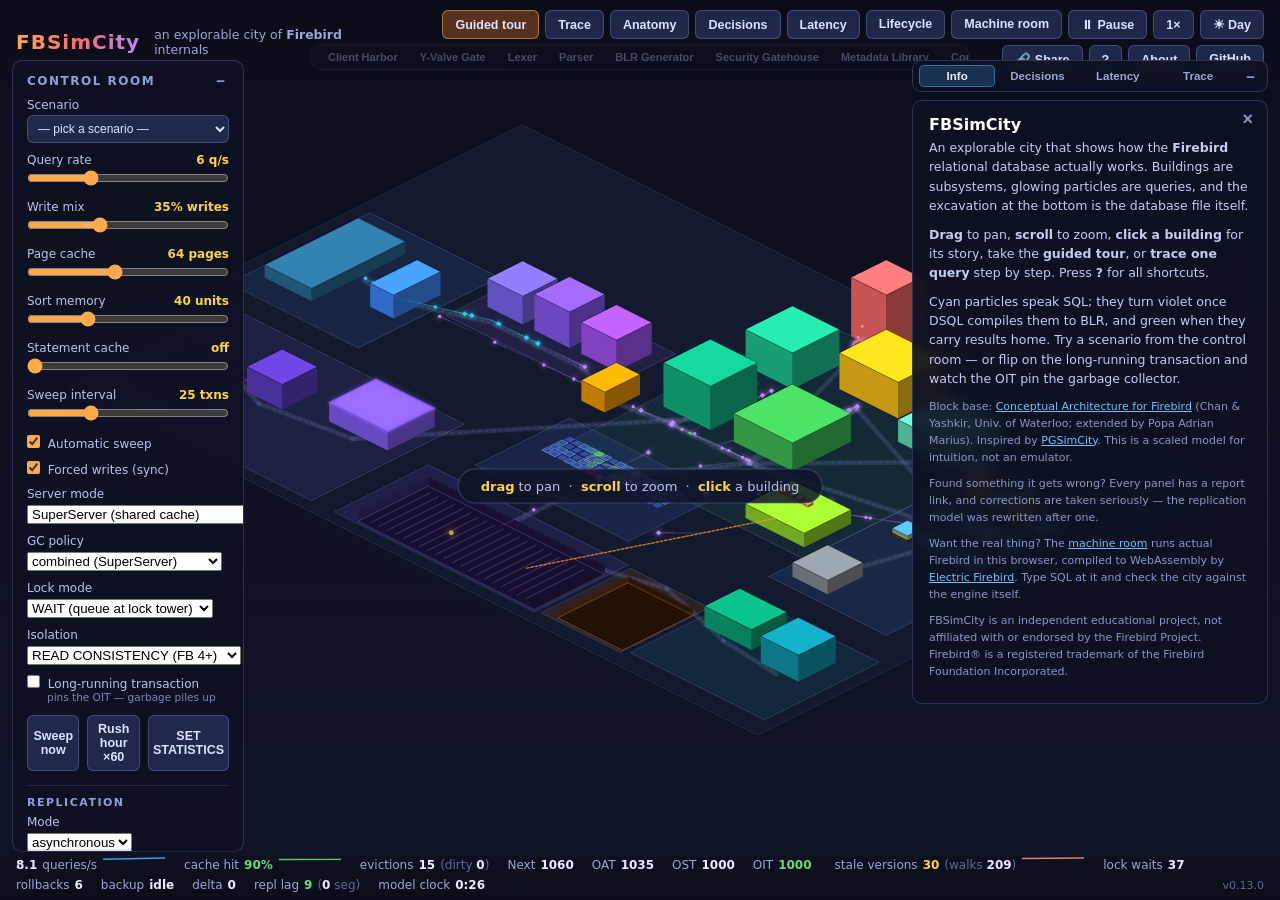
<file: index.html>
<!DOCTYPE html>
<html lang="en">
<head>
<meta charset="utf-8">
<meta name="viewport" content="width=device-width, initial-scale=1">
<title>FBSimCity — an explorable city of Firebird internals</title>
<meta name="description" content="An explorable isometric city that shows how the Firebird relational database actually works: Y-valve, DSQL, JRD, MVCC record versions, OIT/OAT, sweep, page cache and careful writes.">
<link rel="icon" href="data:image/svg+xml,<svg xmlns='http://www.w3.org/2000/svg' viewBox='0 0 100 100'><text y='.9em' font-size='90'>🔥</text></svg>">
<link rel="stylesheet" href="css/style.css">
</head>
<body>
<canvas id="city"></canvas>

<header id="topbar">
  <h1>FBSimCity</h1>
  <span class="sub">an explorable city of <strong>Firebird</strong> internals</span>
  <nav>
    <button id="btn-tour" class="primary">Guided tour</button>
    <button id="btn-trace" title="Follow one query through every station">Trace</button>
    <button id="btn-anatomy" title="Anatomy of a Firebird data page">Anatomy</button>
    <button id="btn-decide" title="Operator decisions with real consequences">Decisions</button>
    <button id="btn-latency" title="Where a query's time actually goes">Latency</button>
    <a class="ghlink" href="lifecycle.html" title="Accessible text walk of the whole pipeline">Lifecycle</a>
    <a class="ghlink" href="machine/" title="Run SQL against the real Firebird engine and check the city against it">Machine room</a>
    <button id="btn-pause">⏸ Pause</button>
    <button id="btn-speed">1×</button>
    <button id="btn-theme">☀ Day</button>
    <button id="btn-share" title="Copy a shareable link to the current city state">🔗 Share</button>
    <button id="btn-help" title="Keyboard shortcuts">?</button>
    <button id="btn-about">About</button>
    <a class="ghlink" href="https://github.com/mariuz/FBSimCity" target="_blank" rel="noopener">GitHub</a>
  </nav>
</header>

<nav id="district-jump" aria-label="District quick-jump bar"></nav>

<aside id="controls">
  <h2>Control room
    <button id="controls-toggle" aria-label="Collapse panel">−</button>
  </h2>

  <div class="ctl">
    <label for="ctl-scenario">Scenario</label>
    <select id="ctl-scenario">
      <option value="">— pick a scenario —</option>
      <option value="steady">Steady state</option>
      <option value="thrash">Cache thrash</option>
      <option value="stuckoit">Stuck OIT / version bloat</option>
      <option value="locks">Lock contention</option>
      <option value="rush">Rush hour</option>
      <option value="sweepstorm">Sweep storm</option>
      <option value="nightlygbak">Nightly gbak on a busy DB</option>
      <option value="nbackup">nbackup with delta</option>
      <option value="replicalag">Replica falling behind</option>
      <option value="syncstall">Synchronous replica dies</option>
    </select>
  </div>

  <div class="ctl">
    <label for="ctl-rate">Query rate <output id="ctl-rate-val"></output></label>
    <input type="range" id="ctl-rate" min="0" max="20" step="1" value="6">
  </div>

  <div class="ctl">
    <label for="ctl-update">Write mix <output id="ctl-update-val"></output></label>
    <input type="range" id="ctl-update" min="0" max="100" step="5" value="35">
  </div>

  <div class="ctl">
    <label for="ctl-cache">Page cache <output id="ctl-cache-val"></output></label>
    <input type="range" id="ctl-cache" min="16" max="128" step="16" value="64">
  </div>

  <div class="ctl">
    <label for="ctl-tempcache">Sort memory <output id="ctl-tempcache-val"></output></label>
    <input type="range" id="ctl-tempcache" min="8" max="120" step="8" value="40">
  </div>

  <div class="ctl">
    <label for="ctl-stmtcache">Statement cache <output id="ctl-stmtcache-val"></output></label>
    <input type="range" id="ctl-stmtcache" min="0" max="100" step="10" value="0">
  </div>

  <div class="ctl">
    <label for="ctl-sweepint">Sweep interval <output id="ctl-sweepint-val"></output></label>
    <input type="range" id="ctl-sweepint" min="10" max="60" step="5" value="25">
  </div>

  <div class="ctl switch">
    <label><input type="checkbox" id="ctl-sweepon" checked> Automatic sweep</label>
  </div>

  <div class="ctl switch">
    <label><input type="checkbox" id="ctl-forcedwrites" checked> Forced writes (sync)</label>
  </div>

  <div class="ctl">
    <label for="ctl-servermode">Server mode</label>
    <select id="ctl-servermode">
      <option value="super" selected>SuperServer (shared cache)</option>
      <option value="superclassic">SuperClassic (private caches + ASTs)</option>
      <option value="classic">Classic (per-process caches + ASTs)</option>
    </select>
  </div>

  <div class="ctl">
    <label for="ctl-gcpolicy">GC policy</label>
    <select id="ctl-gcpolicy">
      <option value="combined" selected>combined (SuperServer)</option>
      <option value="cooperative">cooperative (Classic / Wasm)</option>
      <option value="background">background thread only</option>
    </select>
  </div>

  <div class="ctl">
    <label for="ctl-lockmode">Lock mode</label>
    <select id="ctl-lockmode">
      <option value="wait" selected>WAIT (queue at lock tower)</option>
      <option value="nowait">NO WAIT (abort on conflict)</option>
    </select>
  </div>

  <div class="ctl">
    <label for="ctl-isolation">Isolation</label>
    <select id="ctl-isolation">
      <option value="read_consistency" selected>READ CONSISTENCY (FB 4+)</option>
      <option value="snapshot">SNAPSHOT (CONCURRENCY)</option>
    </select>
  </div>

  <div class="ctl switch danger">
    <label><input type="checkbox" id="ctl-longtxn"> Long-running transaction
      <span class="hint">pins the OIT — garbage piles up</span></label>
  </div>

  <div class="btnrow">
    <button id="btn-sweep">Sweep now</button>
    <button id="btn-burst">Rush hour ×60</button>
    <button id="btn-setstats" title="Recompute RDB$STATISTICS on all indexes (SET STATISTICS INDEX)">SET STATISTICS</button>
  </div>

  <h2 class="sub-head">Replication</h2>
  <div class="ctl">
    <label for="ctl-replmode">Mode</label>
    <select id="ctl-replmode">
      <option value="off">off</option>
      <option value="async" selected>asynchronous</option>
      <option value="sync">synchronous</option>
    </select>
  </div>
  <div class="ctl">
    <label for="ctl-replhealth">Replica</label>
    <select id="ctl-replhealth">
      <option value="healthy" selected>healthy</option>
      <option value="slow">slow to apply</option>
      <option value="down">unreachable</option>
    </select>
  </div>

  <h2 class="sub-head">Backup yard</h2>
  <div class="btnrow">
    <button id="btn-gbak" title="Logical backup — pins the OIT while it runs">gbak</button>
    <button id="btn-nb0" title="Physical backup, full">nbackup L0</button>
    <button id="btn-nb1" title="Physical backup, changed pages only">L1</button>
  </div>
  <div class="btnrow">
    <button id="btn-lock" title="Freeze the main file; writes divert to the delta">Lock / unlock</button>
    <button id="btn-restore" title="Show the restore chain">Restore chain</button>
  </div>

  <div id="event-log" aria-live="polite"></div>
</aside>

<aside id="inspector-rail" aria-label="Inspector rail">
  <div id="inspector-tabs" role="tablist" aria-label="Inspector views">
    <button type="button" class="insp-tab active" data-tab="info" title="District and subsystem reference">Info</button>
    <button type="button" class="insp-tab" data-tab="decisions" title="Operator decisions">Decisions</button>
    <button type="button" class="insp-tab" data-tab="latency" title="Where the time goes">Latency</button>
    <button type="button" class="insp-tab" data-tab="trace" title="Step-by-step query trace">Trace</button>
    <button type="button" id="inspector-toggle" title="Collapse / expand inspector rail" aria-label="Collapse or expand inspector rail">−</button>
  </div>

  <div id="info-panel" class="hidden">
    <button id="info-close" aria-label="Close">×</button>
    <h2 id="info-title"></h2>
    <span id="info-code" class="code-chip"></span>
    <div id="info-body"></div>
  </div>

  <div id="decide-dock" class="hidden">
    <div class="tour-head">
      <h3 id="decide-title">Operator decisions</h3>
      <button id="decide-close" aria-label="Close">×</button>
    </div>
    <div id="decide-body"></div>
  </div>

  <div id="latency-dock" class="hidden">
    <div class="tour-head">
      <h3>Where the time goes</h3>
      <button id="latency-close" aria-label="Close">×</button>
    </div>
    <div id="latency-body"></div>
  </div>

  <div id="trace-panel" class="hidden">
    <div class="tour-head">
      <h3>Query trace</h3>
      <button id="trace-end" aria-label="End trace">×</button>
    </div>
    <select id="trace-profile" aria-label="Trace query profile">
      <option value="update" selected>UPDATE — cache → lock → VIO → commit</option>
      <option value="select_index">SELECT — B-Tree index lookup</option>
      <option value="select_sort">SELECT — natural scan + Sort Yard</option>
      <option value="deadlock">UPDATE — lock conflict / deadlock abort</option>
    </select>
    <h4 id="trace-stage"></h4>
    <p id="trace-text"></p>
    <div class="tour-nav">
      <button id="trace-inspect" title="Open this station's C++ source notes">Inspect</button>
      <button id="trace-prev" title="Step back to previous station">← Prev</button>
      <button id="trace-auto">Auto play</button>
      <button id="trace-step" class="primary">Next step →</button>
    </div>
  </div>
</aside>

<div id="telemetry-drawer" class="hidden" aria-label="Time-series telemetry drawer">
  <div class="tour-head">
    <h3>Telemetry history (3m window)</h3>
    <span id="telemetry-readout" class="fine">Click any metric below or hover chart to inspect</span>
    <button id="telemetry-close" aria-label="Close telemetry drawer">×</button>
  </div>
  <canvas id="telemetry-canvas" width="760" height="148"></canvas>
</div>

<footer id="stats" aria-live="off">
  <span class="stat" title="Click to toggle 3-minute telemetry drawer"><b id="st-qps"></b> queries/s <canvas id="sp-qps" width="64" height="18"></canvas></span>
  <span class="stat" title="Click to toggle 3-minute telemetry drawer">cache hit <b id="st-hit"></b> <canvas id="sp-hit" width="64" height="18"></canvas></span>
  <span class="stat">evictions <b id="st-evict"></b> <span class="dim">(dirty <b id="st-dirty"></b>)</span></span>
  <span class="stat">Next <b id="st-next"></b></span>
  <span class="stat">OAT <b id="st-oat"></b></span>
  <span class="stat">OST <b id="st-ost"></b></span>
  <span class="stat">OIT <b id="st-oit"></b> <span id="st-pin" class="bad"></span></span>
  <span class="stat" title="Click to toggle 3-minute telemetry drawer">stale versions <b id="st-vers"></b> <span class="dim">(walks <b id="st-bvreads"></b>)</span> <canvas id="sp-vers" width="64" height="18"></canvas></span>
  <span class="stat">lock waits <b id="st-locks"></b></span>
  <span class="stat">rollbacks <b id="st-rb"></b></span>
  <span class="stat">backup <b id="st-backup"></b></span>
  <span class="stat">delta <b id="st-delta"></b></span>
  <span class="stat">repl lag <b id="st-lag"></b> <span class="dim">(<b id="st-segs"></b> seg)</span></span>
  <span class="stat">model clock <b id="st-clock"></b></span>
  <span class="stat version">v0.13.0</span>
</footer>

<div id="whereami" class="hidden" aria-live="polite"></div>
<div id="a11y-live" class="visually-hidden" role="status" aria-live="polite"></div>

<div id="gesture-hint" class="hidden">
  <b>drag</b> to pan &nbsp;·&nbsp; <b>scroll</b> to zoom &nbsp;·&nbsp; <b>click</b> a building
</div>

<div id="tour" class="hidden">
  <div class="tour-head">
    <h3 id="tour-title"></h3>
    <span id="tour-step"></span>
    <button id="tour-close" aria-label="End tour">×</button>
  </div>
  <p id="tour-text"></p>
  <div class="tour-nav">
    <button id="tour-prev">← Back</button>
    <button id="tour-next" class="primary">Next →</button>
  </div>
</div>

<div id="help-overlay" class="overlay hidden">
  <div class="overlay-box">
    <button id="help-close" class="overlay-close" aria-label="Close">×</button>
    <h2>Keyboard &amp; mouse</h2>
    <table class="keys">
      <tr><td><kbd>Tab</kbd> / <kbd>Shift+Tab</kbd></td><td>step through every subsystem in pipeline order</td></tr>
      <tr><td><kbd>Enter</kbd></td><td>reopen the selected subsystem's panel</td></tr>
      <tr><td><kbd>drag</kbd></td><td>pan the city</td></tr>
      <tr><td><kbd>scroll</kbd> / <kbd>pinch</kbd></td><td>zoom</td></tr>
      <tr><td><kbd>click</kbd></td><td>building story</td></tr>
      <tr><td><kbd>←→↑↓</kbd></td><td>pan</td></tr>
      <tr><td><kbd>+</kbd> / <kbd>−</kbd></td><td>zoom in / out</td></tr>
      <tr><td><kbd>space</kbd></td><td>pause / resume the simulation</td></tr>
      <tr><td><kbd>T</kbd></td><td>guided tour</td></tr>
      <tr><td><kbd>G</kbd></td><td>trace one query, step by step</td></tr>
      <tr><td><kbd>P</kbd></td><td>data-page anatomy</td></tr>
      <tr><td><kbd>D</kbd></td><td>day / night theme</td></tr>
      <tr><td><kbd>?</kbd></td><td>this help</td></tr>
      <tr><td><kbd>Esc</kbd></td><td>close overlays</td></tr>
    </table>
  </div>
</div>

<div id="anatomy-overlay" class="overlay hidden">
  <div class="overlay-box wide">
    <button id="anatomy-close" class="overlay-close" aria-label="Close">×</button>
    <h2>Anatomy of a Firebird data page</h2>
    <p class="fine">Every table lives on data pages inside the single database
    file. Record descriptors grow from the top, record data grows from the
    bottom, and free space sits in between — and every record carries its
    transaction of origin plus a pointer to its previous version.</p>
    <div class="anatomy">
      <div class="page-col">
        <div class="pg hdr">page header — type=DATA, flags, checksum/SCN, generation</div>
        <div class="pg hdr2">dpg_sequence · dpg_relation (table id) · dpg_count (records)</div>
        <div class="pg slot">descriptor[0] — offset, length</div>
        <div class="pg slot">descriptor[1] — offset, length</div>
        <div class="pg slot">descriptor[2] — offset, length</div>
        <div class="pg free">free space<br><span>(descriptors grow ↓ · records grow ↑)</span></div>
        <div class="pg rec">
          <span class="rpb">rpb: txn&nbsp;1042 · back&nbsp;version&nbsp;→&nbsp;p118/l3 · flags · format#</span>
          record 2 — RLE-compressed data
        </div>
        <div class="pg rec">
          <span class="rpb">rpb: txn&nbsp;1017 · back&nbsp;version&nbsp;→&nbsp;none · flags · format#</span>
          record 1 — RLE-compressed data
        </div>
        <div class="pg rec">
          <span class="rpb">rpb: txn&nbsp;998 · back&nbsp;version&nbsp;→&nbsp;none · flags · format#</span>
          record 0 — RLE-compressed data
        </div>
      </div>
      <div class="chain-col">
        <h3>The version chain</h3>
        <div class="ver newest">newest version<br><span>txn 1042 — what new snapshots see</span></div>
        <div class="arrow">↓ back pointer (delta)</div>
        <div class="ver">older version<br><span>txn 981 — still visible to older snapshots</span></div>
        <div class="arrow">↓ back pointer (delta)</div>
        <div class="ver oldest">oldest version<br><span>below the OIT — garbage, awaiting GC / sweep</span></div>
        <p class="fine">A reader walks down the chain until it finds the
        version its transaction snapshot is allowed to see. Versions below
        the Oldest Interesting Transaction are demolished by cooperative GC
        or the sweep. Back versions are stored as deltas, usually on the
        same page — this is Firebird's multi-generational architecture, and
        why it needs no rollback segment and no WAL.</p>
      </div>
    </div>
  </div>
</div>

<script src="js/data.js"></script>
<script src="js/camera.js"></script>
<script src="js/sim.js"></script>
<script src="js/render.js"></script>
<script src="js/ui.js"></script>
<script src="js/main.js"></script>
</body>
</html>
</file>
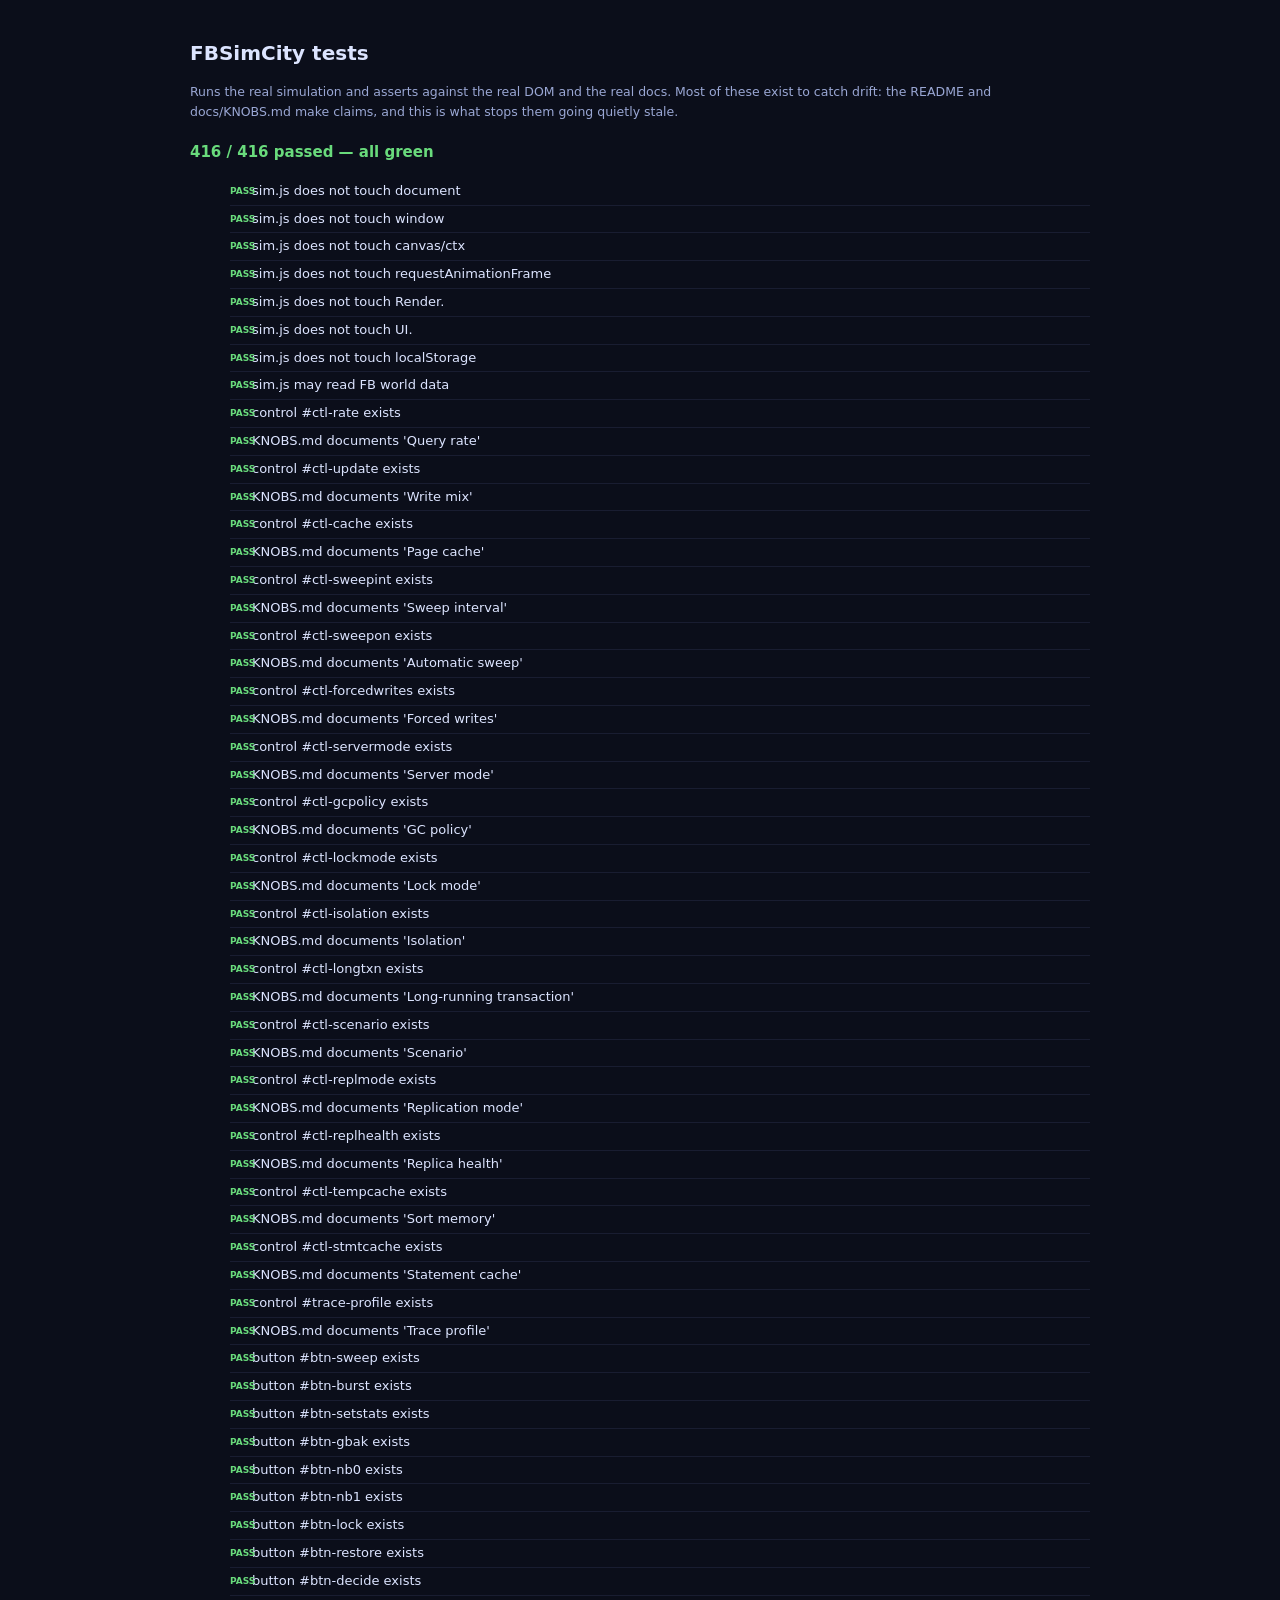
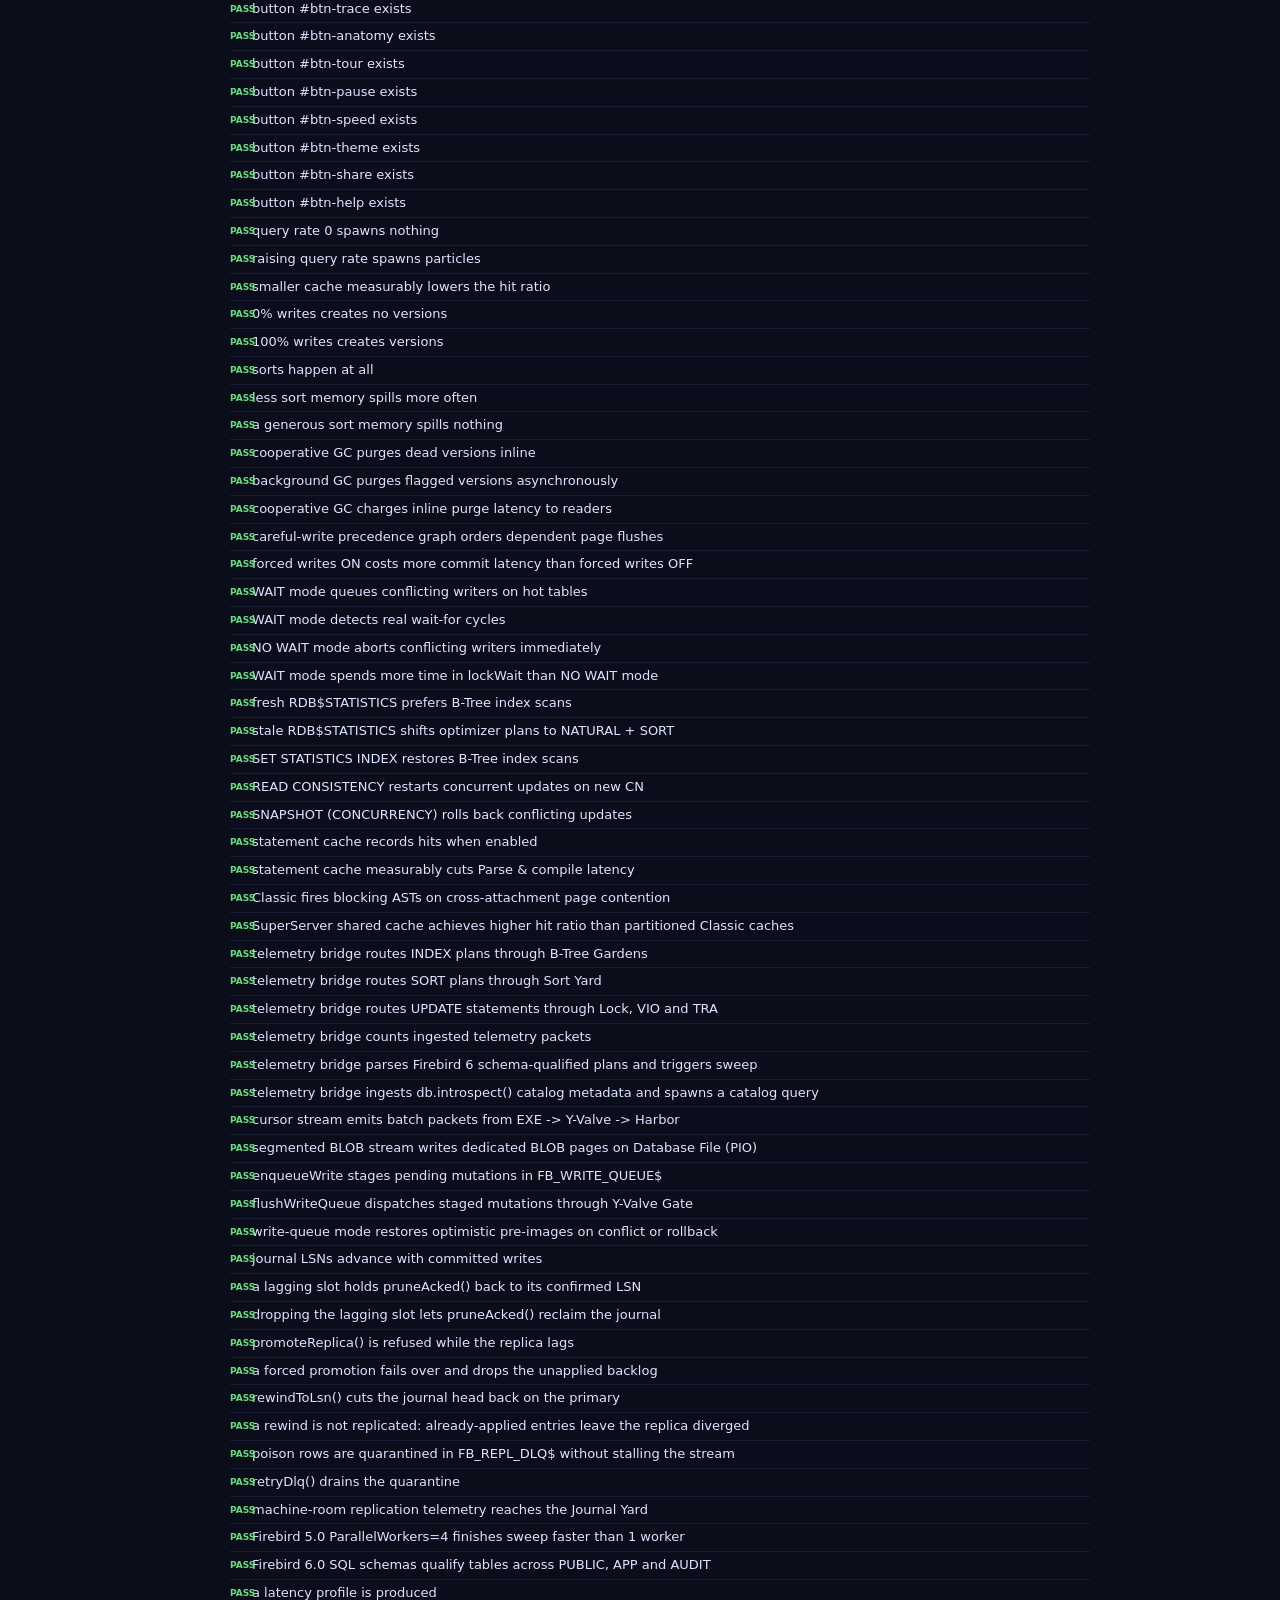
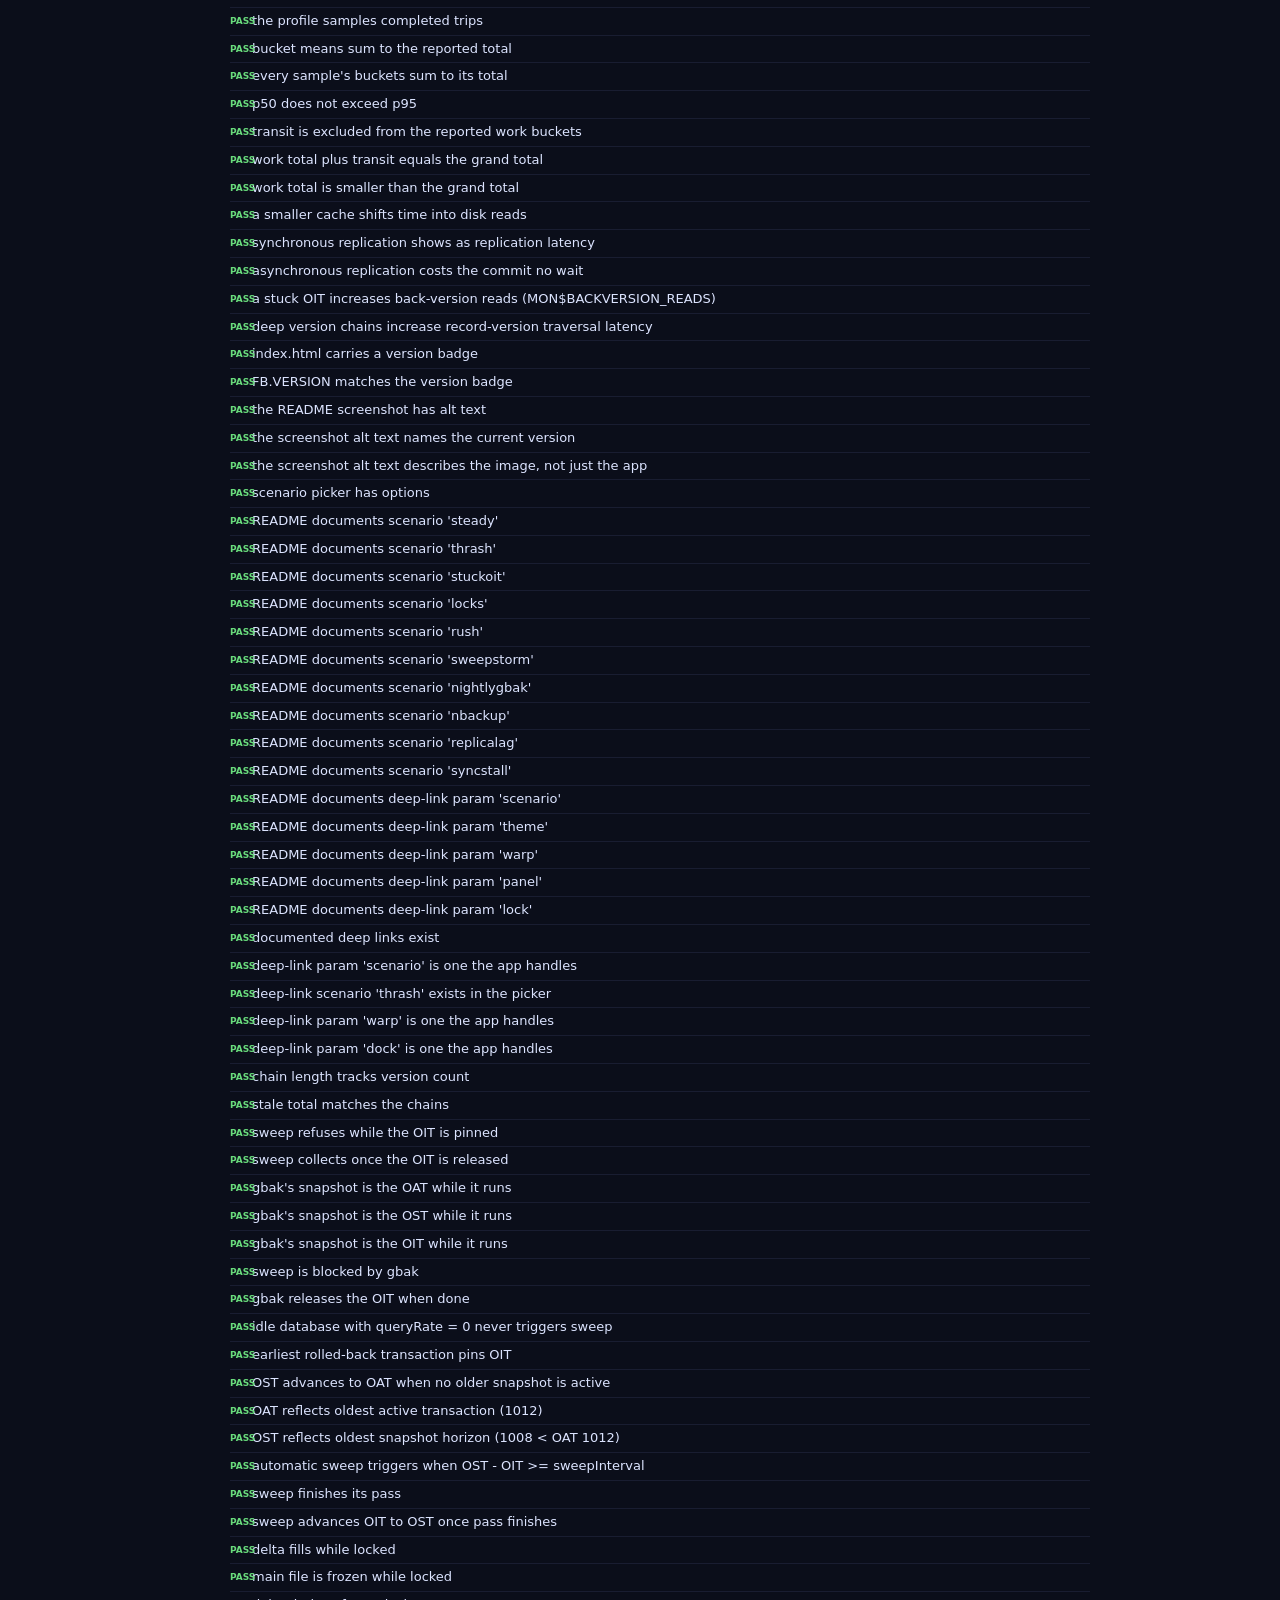
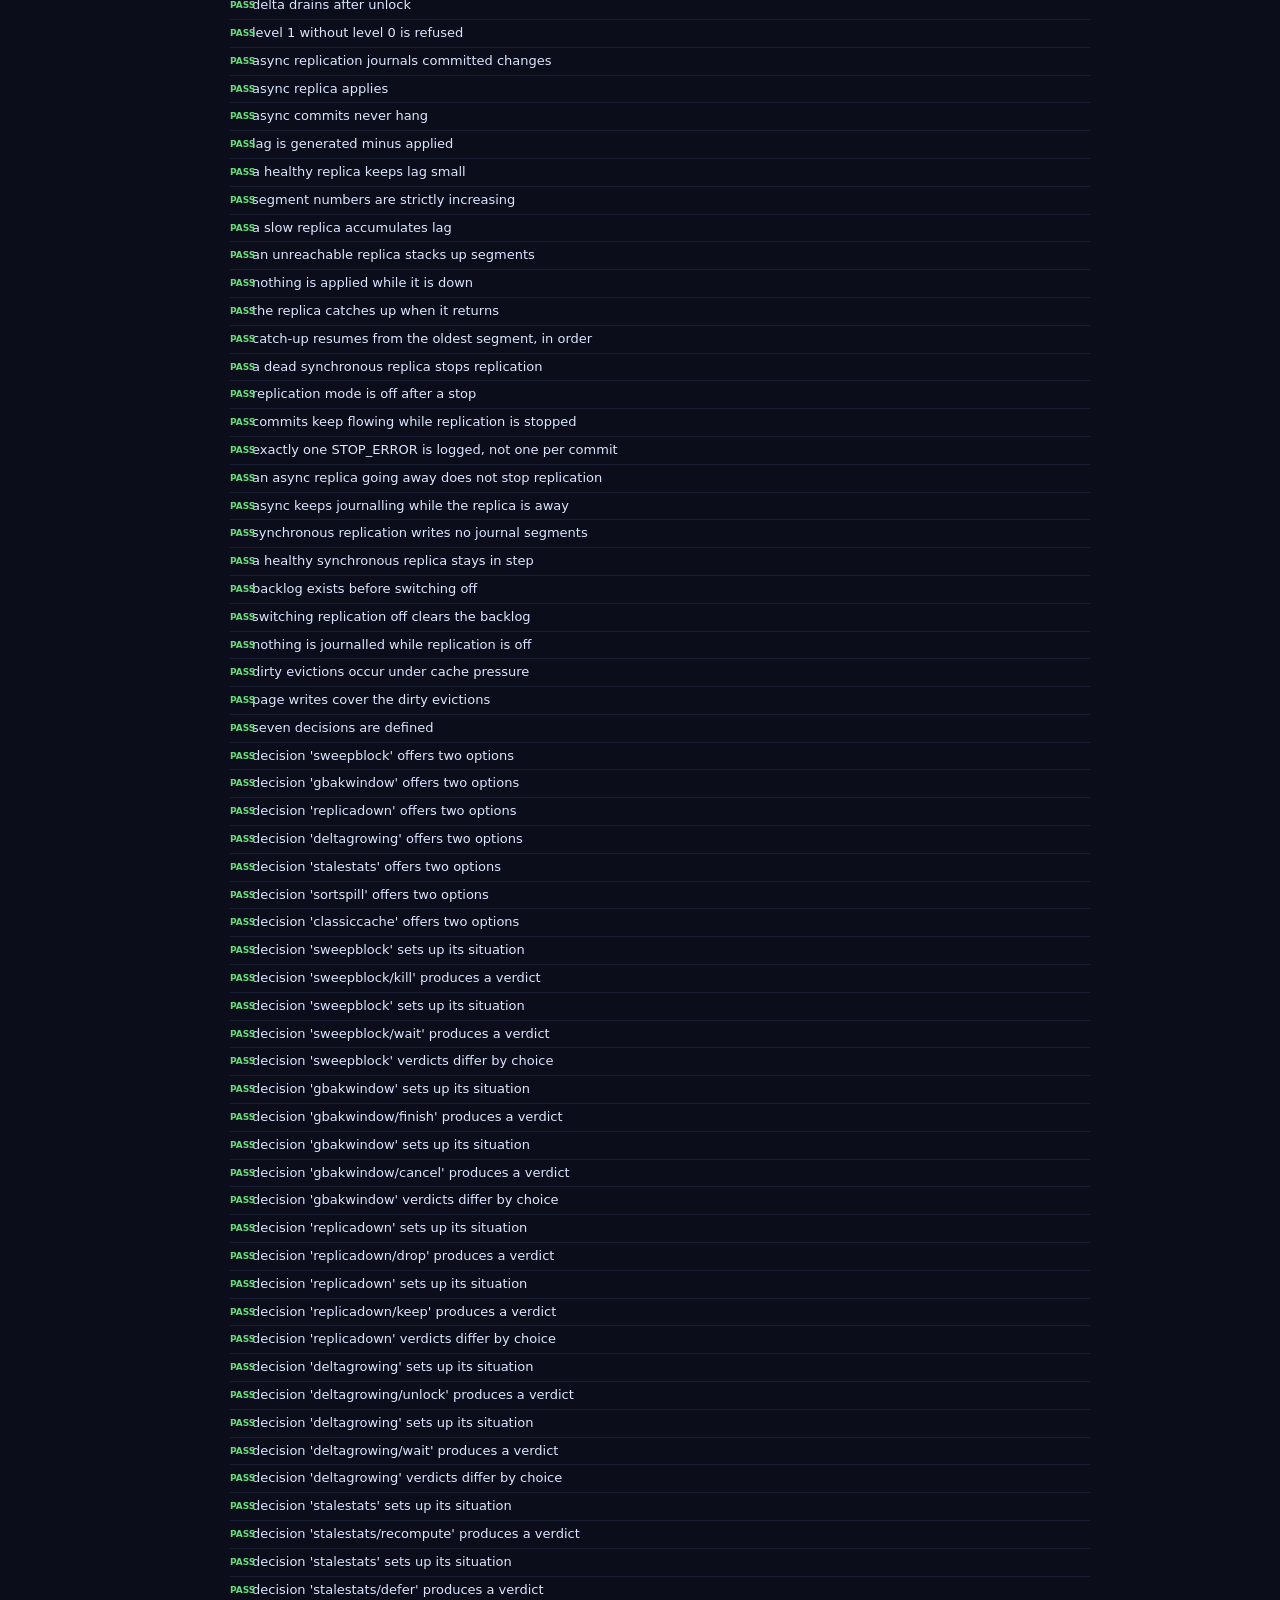
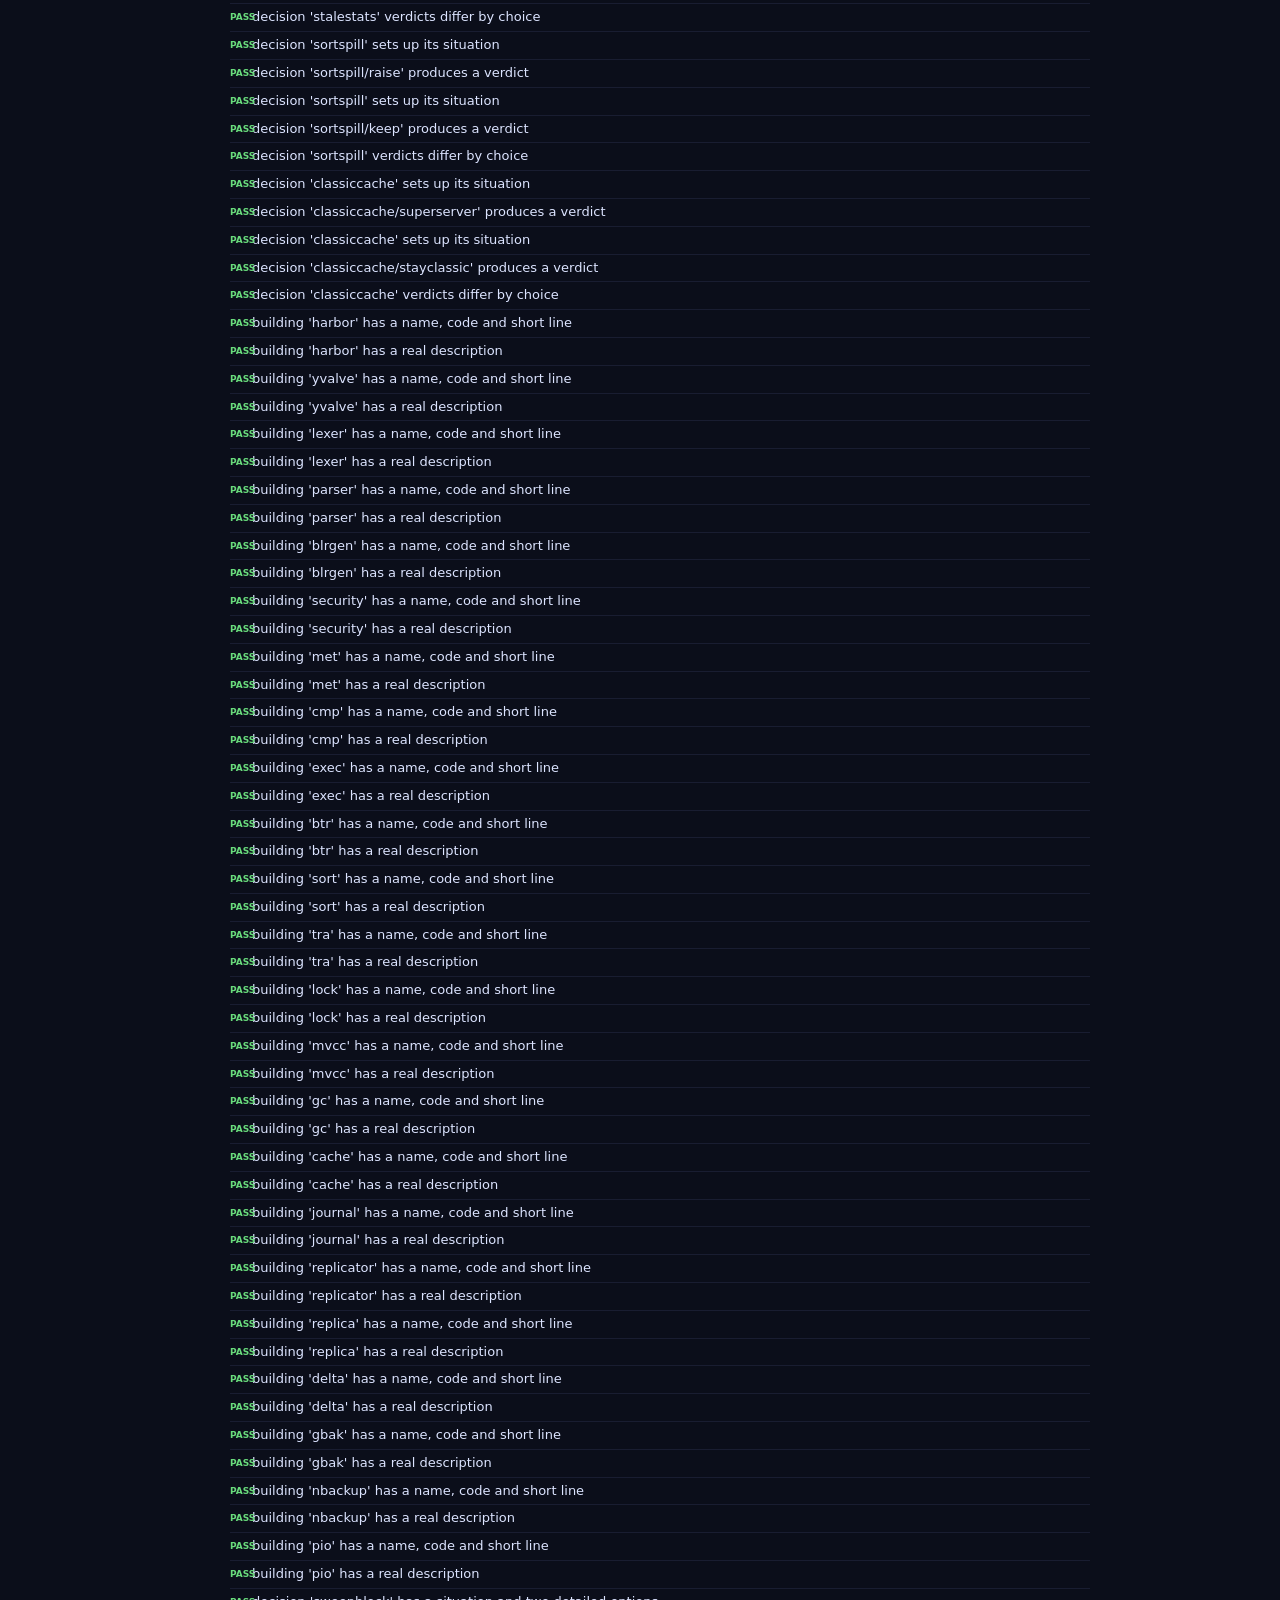
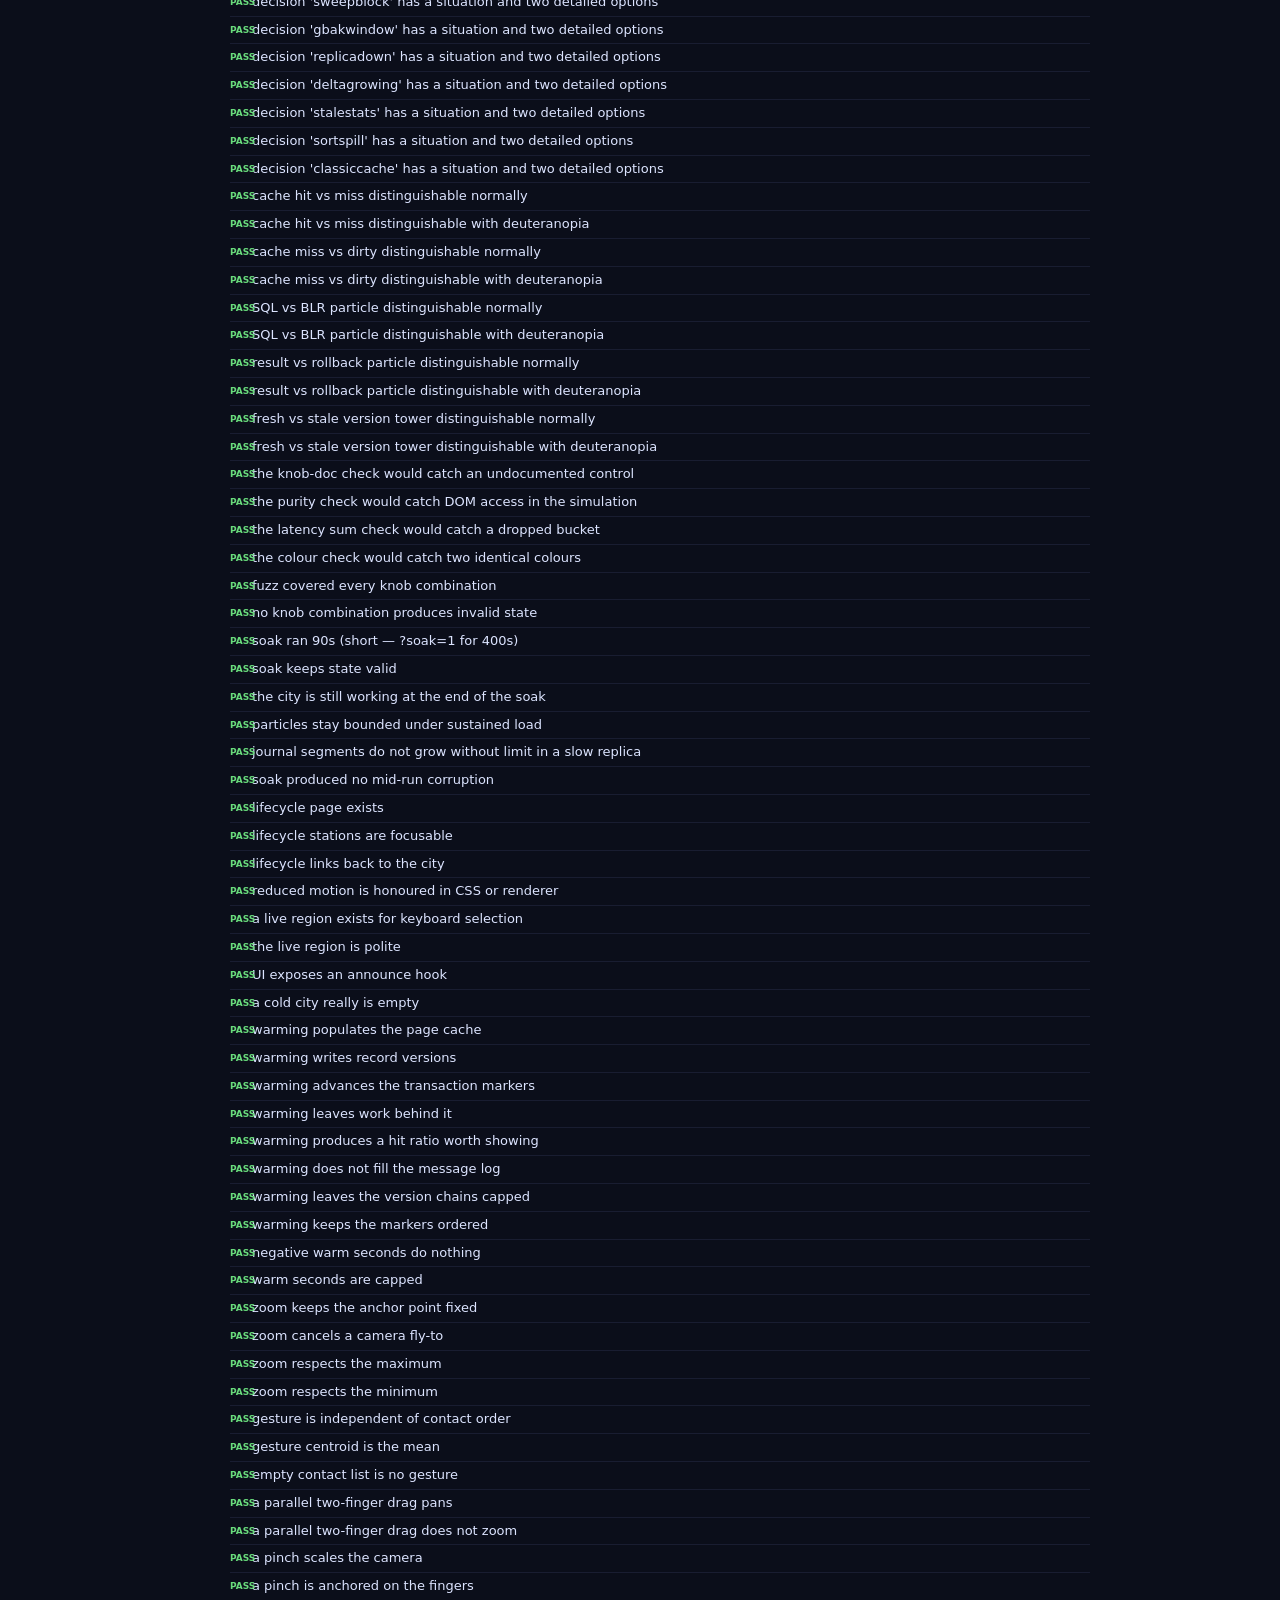
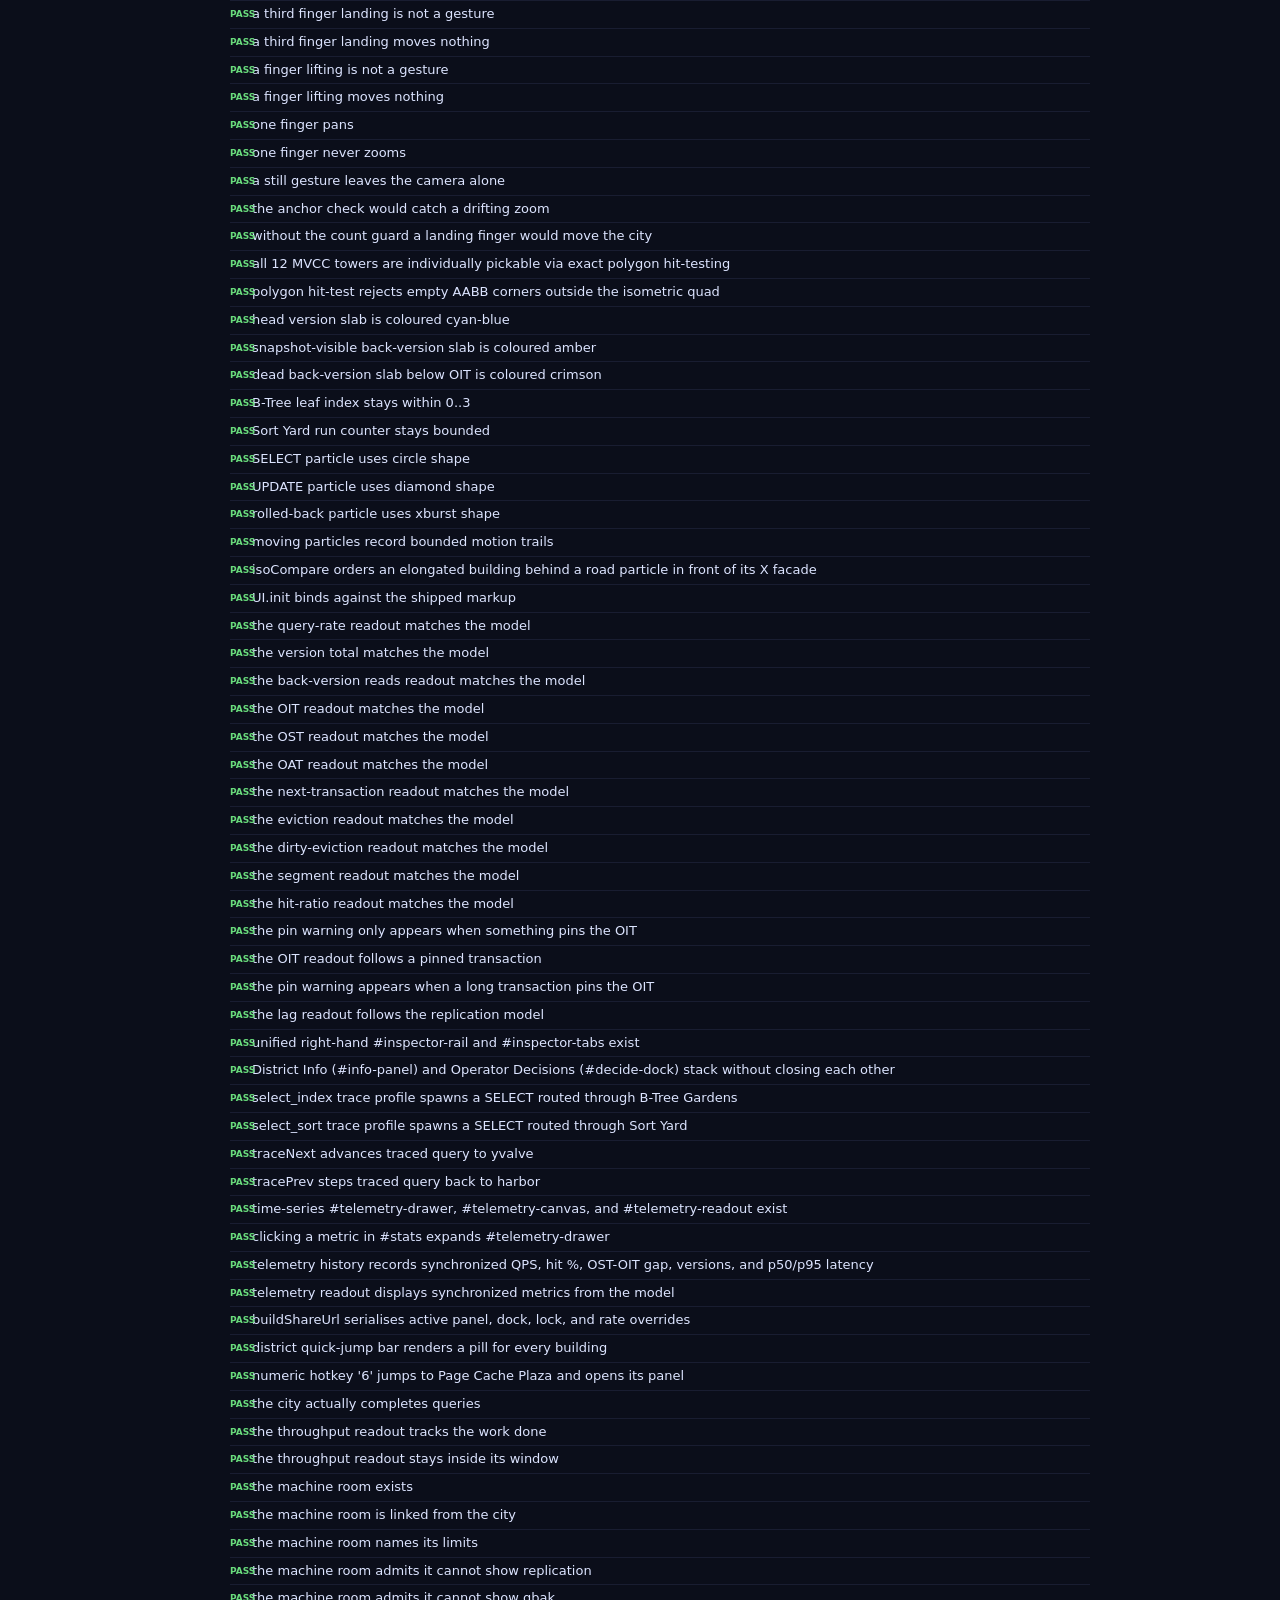
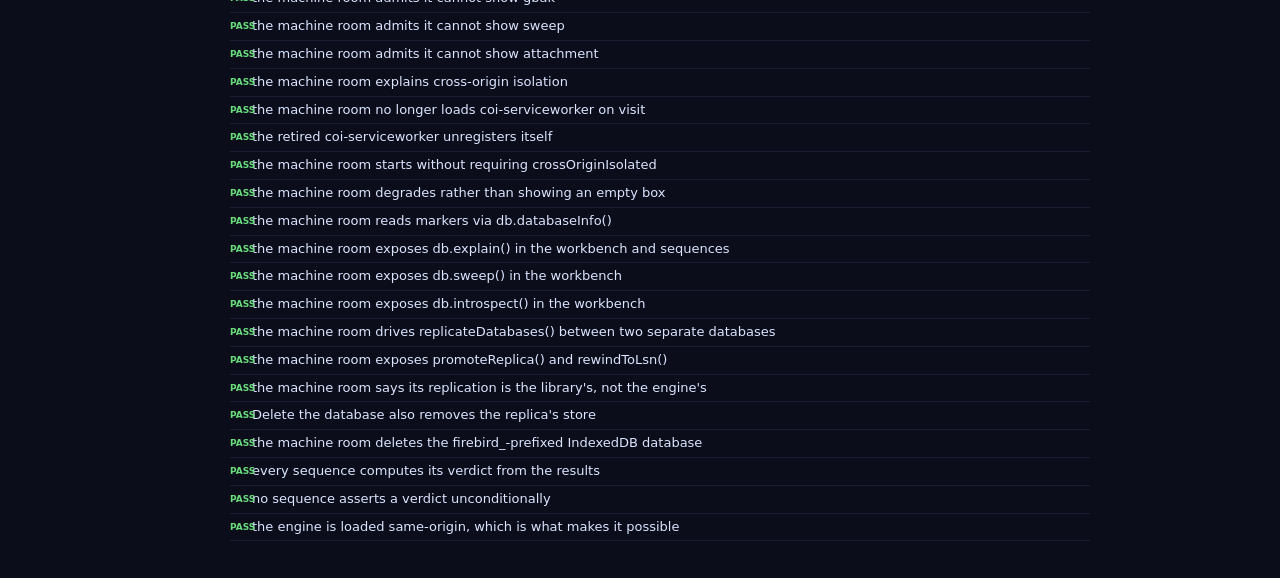
<file: test/index.html>
<!DOCTYPE html>
<html lang="en">
<head>
<meta charset="utf-8">
<meta name="viewport" content="width=device-width, initial-scale=1">
<title>FBSimCity tests</title>
<style>
  body {
    background: #0b0e1a; color: #dce4ff;
    font: 13px/1.6 "Segoe UI", system-ui, sans-serif;
    padding: 24px; max-width: 900px; margin: 0 auto;
  }
  h1 { font-size: 20px; margin-bottom: 4px; }
  .lead { color: #9aa7d4; margin-bottom: 18px; font-size: 12.5px; }
  #summary { font-size: 15px; font-weight: 600; margin-bottom: 14px; }
  .ok { color: #69db7c; }
  .bad { color: #ff8787; }
  ul { list-style: none; }
  li { padding: 3px 0 3px 22px; position: relative; border-bottom: 1px solid rgba(120,140,210,0.12); }
  li::before { position: absolute; left: 0; }
  li.p::before { content: "PASS"; color: #69db7c; font-size: 9px; font-weight: 700; top: 6px; }
  li.f::before { content: "FAIL"; color: #ff8787; font-size: 9px; font-weight: 700; top: 6px; }
  li.f { color: #ffc9c9; }
  .detail { display: block; color: #8b97c4; font-size: 11.5px; }
  /* hidden host for the app's DOM, so tests can assert on real controls */
  #host { position: absolute; left: -10000px; width: 1200px; height: 800px; }
</style>
</head>
<body>
<h1>FBSimCity tests</h1>
<p class="lead">Runs the real simulation and asserts against the real DOM and
the real docs. Most of these exist to catch drift: the README and
docs/KNOBS.md make claims, and this is what stops them going quietly stale.</p>
<div id="summary">Running…</div>
<ul id="list"></ul>

<div id="host"></div>

<script>
// Load the app's sources with a cache-buster. A harness that silently tests
// a stale copy reports green on code that no longer exists — which happened
// often enough during development to be worth ten lines of prevention.
// ui.js only defines the UI object; nothing runs until UI.init(), which the
// harness never calls.
(function () {
  var v = Date.now();
  ["../js/data.js", "../js/camera.js", "../js/sim.js", "../js/render.js",
   "../js/ui.js", "tests.js"].forEach(function (src) {
    document.write('<script src="' + src + '?v=' + v + '"><\/script>');
  });
})();
</script>
<script>
// Load the app's markup into a hidden host so control assertions run against
// the same HTML the city ships, rather than a copy that can drift.
fetch("../index.html?t=" + Date.now(), { cache: "no-store" })
  .then(function (r) { return r.text(); })
  .then(function (html) {
    var body = html.split("<body>")[1].split("</body>")[0]
      .replace(/<script[\s\S]*?<\/script>/g, "");
    document.getElementById("host").innerHTML = body;
    return window.FBRunTests();
  })
  .then(function (res) {
    var sum = document.getElementById("summary");
    sum.textContent = res.passed + " / " + res.total + " passed" +
      (res.failed ? "  —  " + res.failed + " FAILED" : "  —  all green");
    sum.className = res.failed ? "bad" : "ok";
    document.title = (res.failed ? "FAIL " : "PASS ") +
      res.passed + "/" + res.total + " — FBSimCity tests";
    var ul = document.getElementById("list");
    ul.innerHTML = res.results.map(function (r) {
      return "<li class='" + (r.pass ? "p" : "f") + "'>" + r.name +
        (r.detail ? "<span class='detail'>" + r.detail + "</span>" : "") +
        "</li>";
    }).join("");
  })
  .catch(function (e) {
    document.getElementById("summary").textContent = "Test harness error: " + e;
    document.getElementById("summary").className = "bad";
  });
</script>
</body>
</html>
</file>
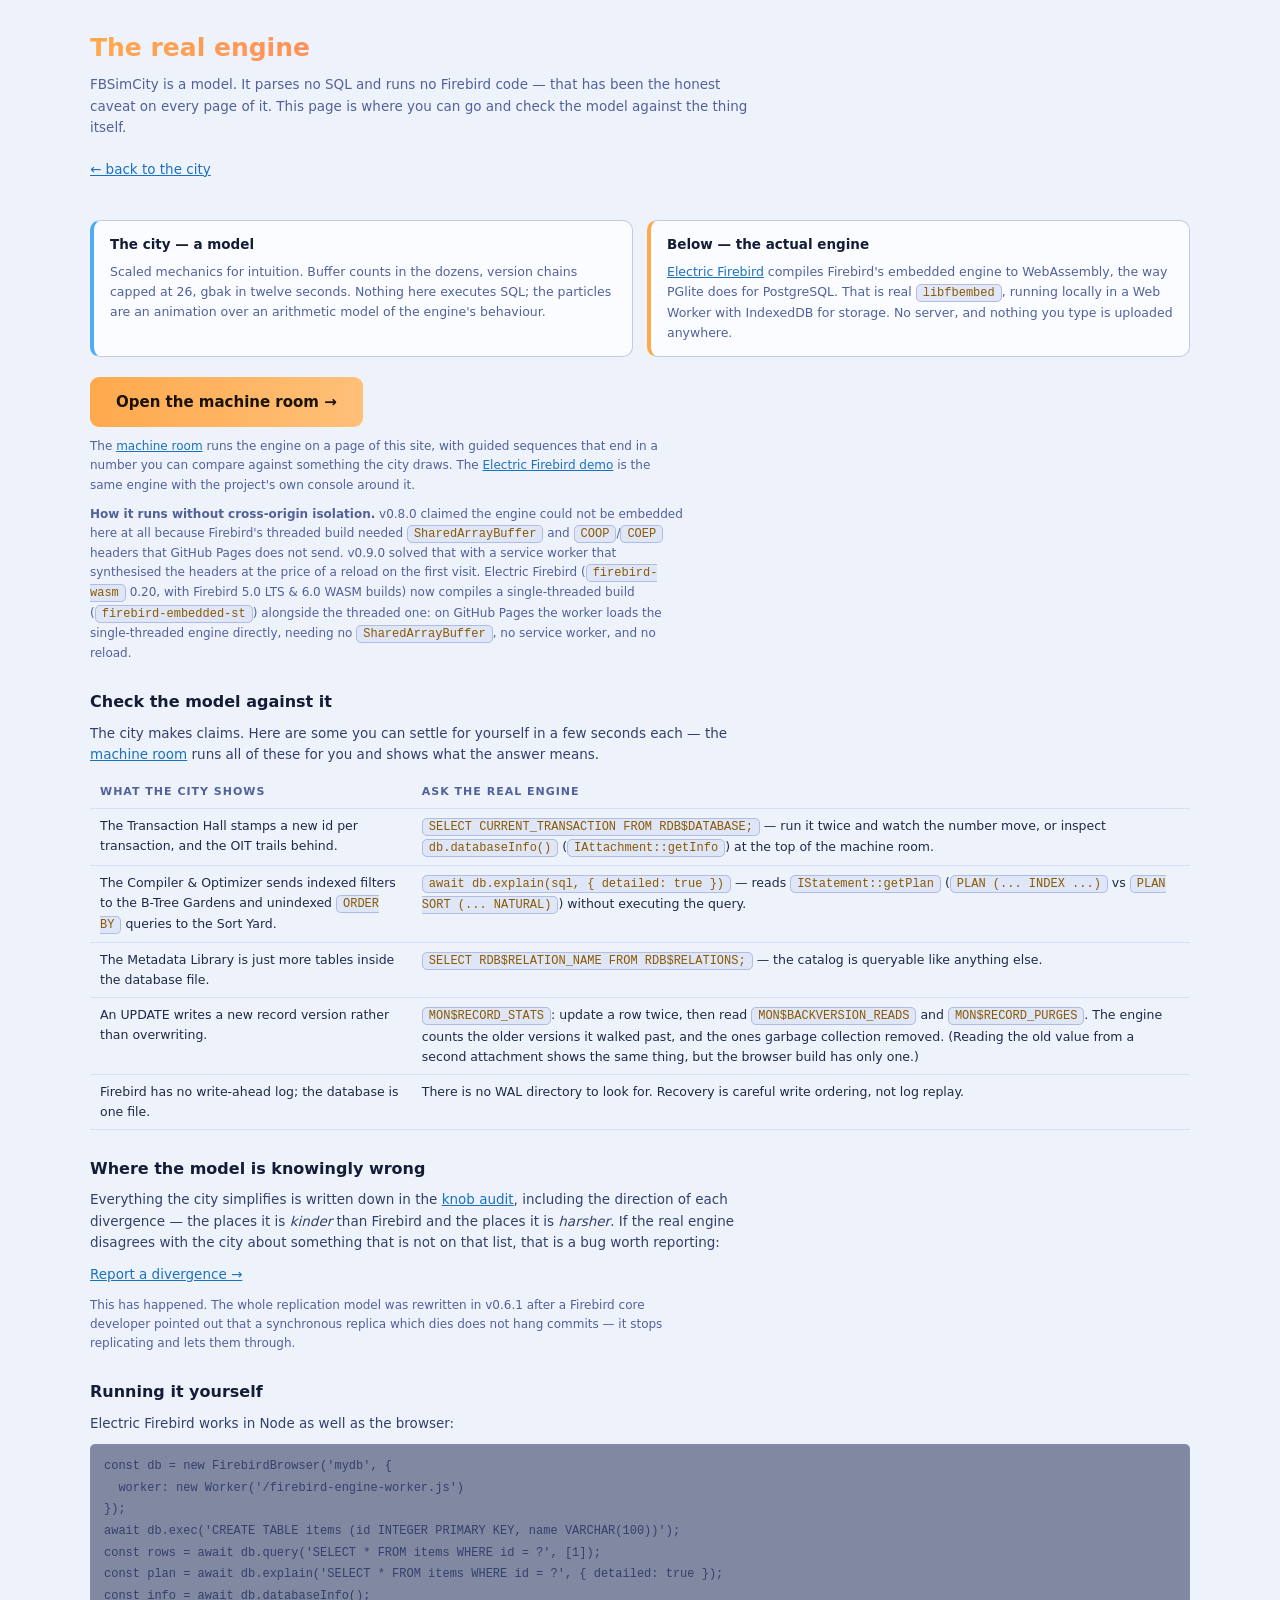
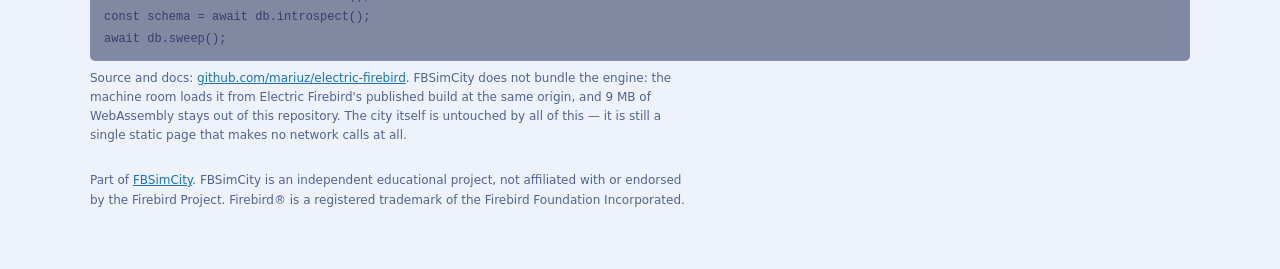
<file: engine.html>
<!DOCTYPE html>
<html lang="en">
<head>
<meta charset="utf-8">
<meta name="viewport" content="width=device-width, initial-scale=1">
<title>The real engine — FBSimCity</title>
<meta name="description" content="FBSimCity is a model. This is the actual Firebird engine compiled to WebAssembly, running in your browser via Electric Firebird — so you can check the model against the thing itself.">
<link rel="icon" href="data:image/svg+xml,<svg xmlns='http://www.w3.org/2000/svg' viewBox='0 0 100 100'><text y='.9em' font-size='90'>🔥</text></svg>">
<style>
  * { box-sizing: border-box; margin: 0; padding: 0; }
  body {
    background: #0b0e1a; color: #dce4ff;
    font: 13.5px/1.6 "Segoe UI", system-ui, -apple-system, sans-serif;
    padding: 28px 16px 60px;
  }
  main { max-width: 1100px; margin: 0 auto; }
  h1 {
    font-size: 25px;
    background: linear-gradient(90deg, #ffa94d, #ff6b6b, #c084fc);
    -webkit-background-clip: text; background-clip: text; color: transparent;
    margin-bottom: 6px;
  }
  .lead { color: #9aa7d4; margin-bottom: 6px; max-width: 78ch; }
  .backlink { display: inline-block; margin: 14px 0 22px; color: #74c0fc; }
  h2 { font-size: 16px; color: #fff; margin: 26px 0 8px; }
  p { max-width: 78ch; margin-bottom: 10px; color: #c3cdf1; }
  a { color: #74c0fc; }

  .contrast {
    display: grid;
    grid-template-columns: 1fr 1fr;
    gap: 14px;
    margin: 18px 0 6px;
  }
  .card {
    border: 1px solid rgba(120,140,210,0.3);
    border-radius: 10px;
    padding: 13px 16px;
    background: rgba(16,20,40,0.7);
  }
  .card.model { border-left: 4px solid #4dabf7; }
  .card.real { border-left: 4px solid #ffa94d; }
  .card h3 { font-size: 13.5px; margin-bottom: 6px; color: #fff; }
  .card p { font-size: 12.5px; margin-bottom: 0; color: #9aa7d4; }

  .launch { margin: 20px 0 10px; }
  .bigbtn {
    display: inline-block;
    padding: 13px 26px;
    font-size: 15px;
    font-weight: 600;
    color: #1a1205;
    background: linear-gradient(90deg, #ffa94d, #ffc078);
    border-radius: 9px;
    text-decoration: none;
  }
  .bigbtn:hover { filter: brightness(1.08); }

  table { border-collapse: collapse; width: 100%; margin: 10px 0 4px; font-size: 12.5px; }
  th, td { text-align: left; padding: 7px 10px; border-bottom: 1px solid rgba(120,140,210,0.2); vertical-align: top; }
  th { color: #8fa0d8; font-weight: 600; font-size: 11px; text-transform: uppercase; letter-spacing: 1px; }
  code, pre {
    font-family: Consolas, "SF Mono", monospace;
    background: rgba(40,50,90,0.55);
    border: 1px solid rgba(130,150,220,0.3);
    border-radius: 5px;
  }
  code { padding: 1px 6px; font-size: 12px; color: #ffd43b; }
  pre { padding: 10px 13px; margin: 8px 0; overflow-x: auto; }
  pre code { background: none; border: 0; padding: 0; color: #c3cdf1; }
  .fine { font-size: 12px; color: #8b97c4; }

  @media (max-width: 800px) { .contrast { grid-template-columns: 1fr; } }
  @media (prefers-color-scheme: light) {
    body { background: #eef3fb; color: #1f2947; }
    .card { background: rgba(252,253,255,0.9); border-color: rgba(90,110,180,0.35); }
    .card h3 { color: #141c36; }
    .card p, .lead, .fine { color: #51619b; }
    p { color: #33406b; }
    h2 { color: #141c36; }
    a, .backlink { color: #1971c2; }
    code { background: rgba(220,228,248,0.8); color: #8a5a00; border-color: rgba(90,110,180,0.35); }
    pre code { color: #33406b; }
    th { color: #51619b; }
  }
</style>
</head>
<body>
<main>
  <h1>The real engine</h1>
  <p class="lead">FBSimCity is a model. It parses no SQL and runs no Firebird
  code — that has been the honest caveat on every page of it. This page is
  where you can go and check the model against the thing itself.</p>
  <a class="backlink" href="index.html">← back to the city</a>

  <div class="contrast">
    <div class="card model">
      <h3>The city — a model</h3>
      <p>Scaled mechanics for intuition. Buffer counts in the dozens, version
      chains capped at 26, gbak in twelve seconds. Nothing here executes SQL;
      the particles are an animation over an arithmetic model of the engine's
      behaviour.</p>
    </div>
    <div class="card real">
      <h3>Below — the actual engine</h3>
      <p><a href="https://github.com/mariuz/electric-firebird">Electric
      Firebird</a> compiles Firebird's embedded engine to WebAssembly, the way
      PGlite does for PostgreSQL. That is real <code>libfbembed</code>, running
      locally in a Web Worker with IndexedDB for storage. No server, and
      nothing you type is uploaded anywhere.</p>
    </div>
  </div>

  <p class="launch">
    <a class="bigbtn" href="machine/">Open the machine room →</a>
  </p>

  <p class="fine">The <a href="machine/">machine room</a> runs the engine on a
  page of this site, with guided sequences that end in a number you can
  compare against something the city draws. The
  <a href="https://mariuz.github.io/electric-firebird/" target="_blank"
     rel="noopener">Electric Firebird demo</a> is the same engine with the
  project's own console around it.</p>

  <p class="fine"><b>How it runs without cross-origin isolation.</b> v0.8.0
  claimed the engine could not be embedded here at all because Firebird's
  threaded build needed <code>SharedArrayBuffer</code> and
  <code>COOP</code>/<code>COEP</code> headers that GitHub Pages does not send.
  v0.9.0 solved that with a service worker that synthesised the headers at the
  price of a reload on the first visit. Electric Firebird (<code>firebird-wasm</code>
  0.20, with Firebird 5.0 LTS &amp; 6.0 WASM builds) now compiles a
  single-threaded build (<code>firebird-embedded-st</code>)
  alongside the threaded one: on GitHub Pages the worker loads the
  single-threaded engine directly, needing no <code>SharedArrayBuffer</code>,
  no service worker, and no reload.</p>

  <h2>Check the model against it</h2>
  <p>The city makes claims. Here are some you can settle for yourself in a few
  seconds each — the <a href="machine/">machine room</a> runs all of these for
  you and shows what the answer means.</p>

  <table>
    <tr><th>What the city shows</th><th>Ask the real engine</th></tr>
    <tr>
      <td>The Transaction Hall stamps a new id per transaction, and the OIT
      trails behind.</td>
      <td><code>SELECT CURRENT_TRANSACTION FROM RDB$DATABASE;</code> — run it
      twice and watch the number move, or inspect <code>db.databaseInfo()</code>
      (<code>IAttachment::getInfo</code>) at the top of the machine room.</td>
    </tr>
    <tr>
      <td>The Compiler &amp; Optimizer sends indexed filters to the B-Tree
      Gardens and unindexed <code>ORDER BY</code> queries to the Sort Yard.</td>
      <td><code>await db.explain(sql, { detailed: true })</code> — reads
      <code>IStatement::getPlan</code> (<code>PLAN (... INDEX ...)</code> vs
      <code>PLAN SORT (... NATURAL)</code>) without executing the query.</td>
    </tr>
    <tr>
      <td>The Metadata Library is just more tables inside the database file.</td>
      <td><code>SELECT RDB$RELATION_NAME FROM RDB$RELATIONS;</code> — the
      catalog is queryable like anything else.</td>
    </tr>
    <tr>
      <td>An UPDATE writes a new record version rather than overwriting.</td>
      <td><code>MON$RECORD_STATS</code>: update a row twice, then read
      <code>MON$BACKVERSION_READS</code> and <code>MON$RECORD_PURGES</code>.
      The engine counts the older versions it walked past, and the ones
      garbage collection removed. (Reading the old value from a second
      attachment shows the same thing, but the browser build has only one.)</td>
    </tr>
    <tr>
      <td>Firebird has no write-ahead log; the database is one file.</td>
      <td>There is no WAL directory to look for. Recovery is careful write
      ordering, not log replay.</td>
    </tr>
  </table>

  <h2>Where the model is knowingly wrong</h2>
  <p>Everything the city simplifies is written down in the
  <a href="https://github.com/mariuz/FBSimCity/blob/main/docs/KNOBS.md">knob
  audit</a>, including the direction of each divergence — the places it is
  <em>kinder</em> than Firebird and the places it is <em>harsher</em>. If the
  real engine disagrees with the city about something that is not on that
  list, that is a bug worth reporting:</p>
  <p><a href="https://github.com/mariuz/FBSimCity/issues/new?title=Model%20correction%3A%20checked%20against%20the%20real%20engine">Report
  a divergence →</a></p>
  <p class="fine">This has happened. The whole replication model was rewritten
  in v0.6.1 after a Firebird core developer pointed out that a synchronous
  replica which dies does not hang commits — it stops replicating and lets
  them through.</p>

  <h2>Running it yourself</h2>
  <p>Electric Firebird works in Node as well as the browser:</p>
<pre><code>const db = new FirebirdBrowser('mydb', {
  worker: new Worker('/firebird-engine-worker.js')
});
await db.exec('CREATE TABLE items (id INTEGER PRIMARY KEY, name VARCHAR(100))');
const rows = await db.query('SELECT * FROM items WHERE id = ?', [1]);
const plan = await db.explain('SELECT * FROM items WHERE id = ?', { detailed: true });
const info = await db.databaseInfo();
const schema = await db.introspect();
await db.sweep();</code></pre>
  <p class="fine">Source and docs:
  <a href="https://github.com/mariuz/electric-firebird">github.com/mariuz/electric-firebird</a>.
  FBSimCity does not bundle the engine: the machine room loads it from Electric
  Firebird's published build at the same origin, and 9 MB of WebAssembly stays
  out of this repository. The city itself is untouched by all of this — it is
  still a single static page that makes no network calls at all.</p>

  <p class="fine" style="margin-top:26px">Part of
  <a href="index.html">FBSimCity</a>. FBSimCity is an independent educational
  project, not affiliated with or endorsed by the Firebird Project.
  Firebird&reg; is a registered trademark of the Firebird Foundation
  Incorporated.</p>
</main>
</body>
</html>
</file>
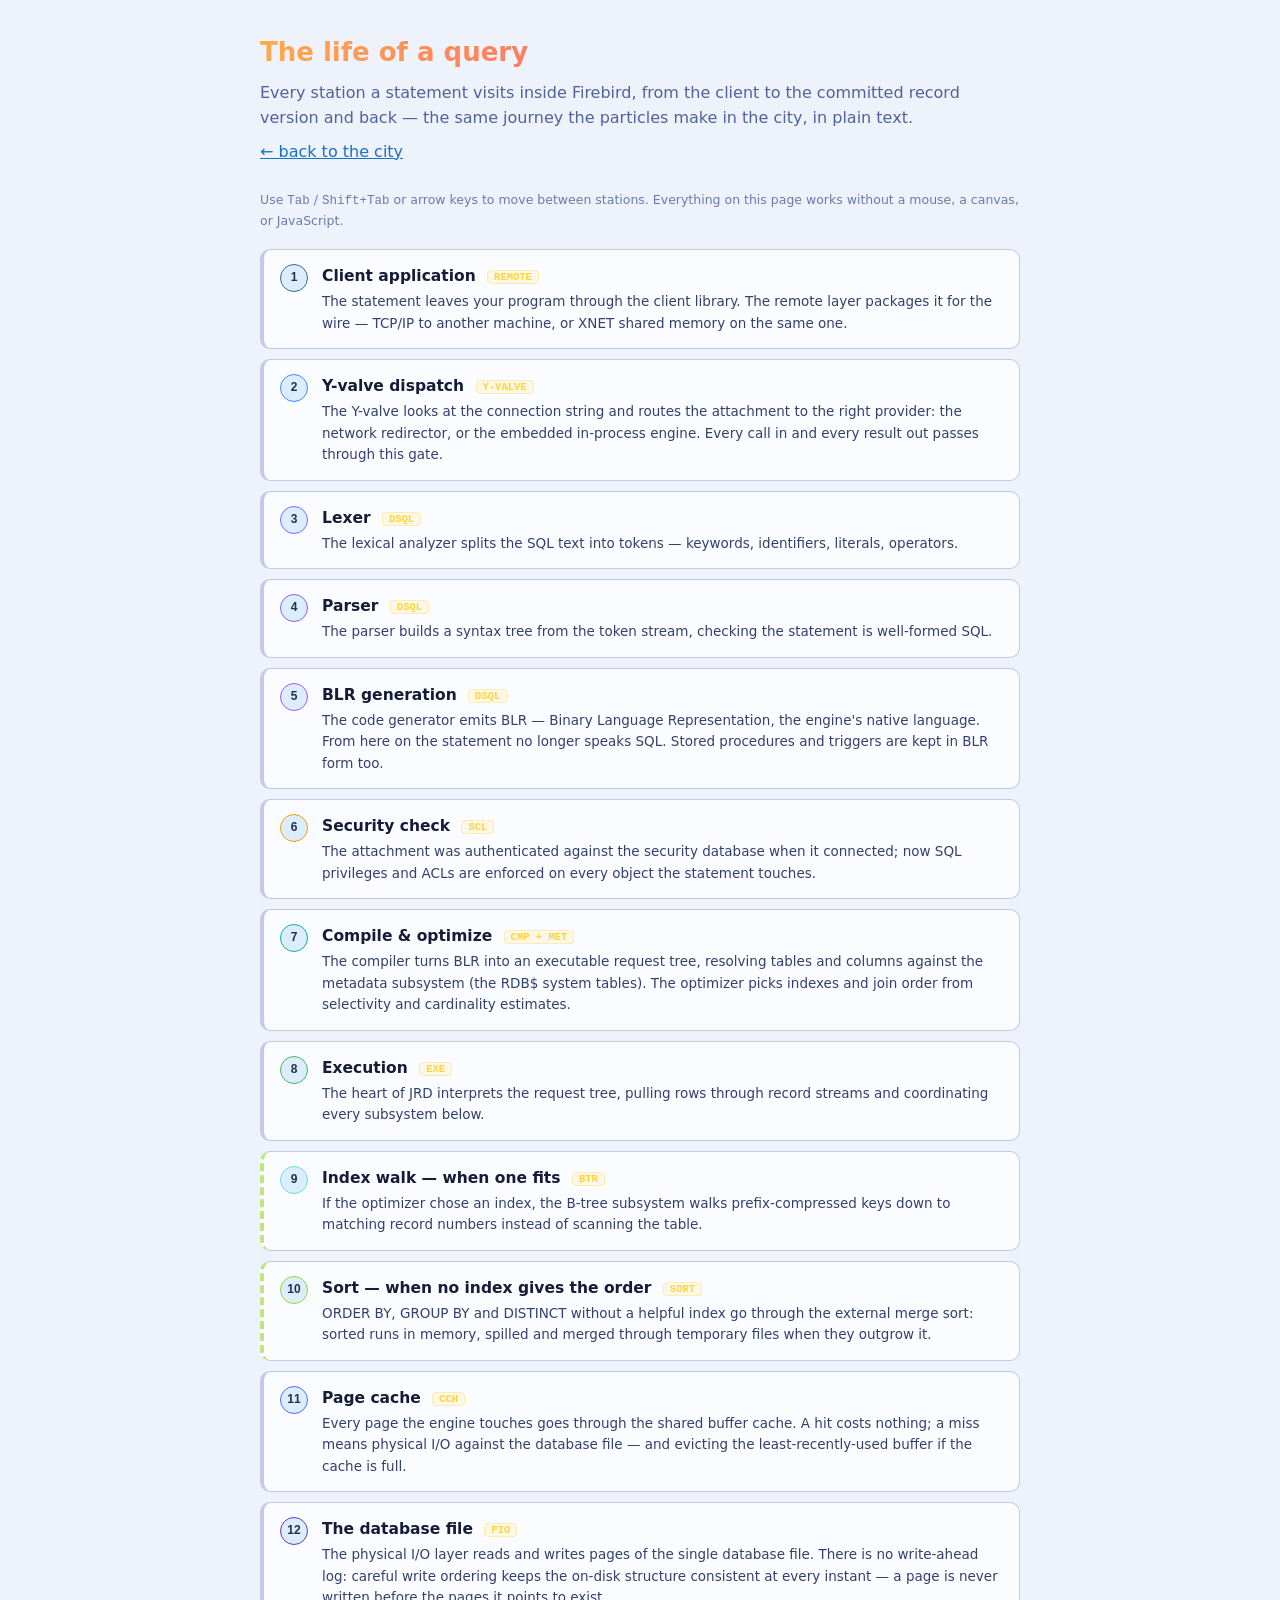
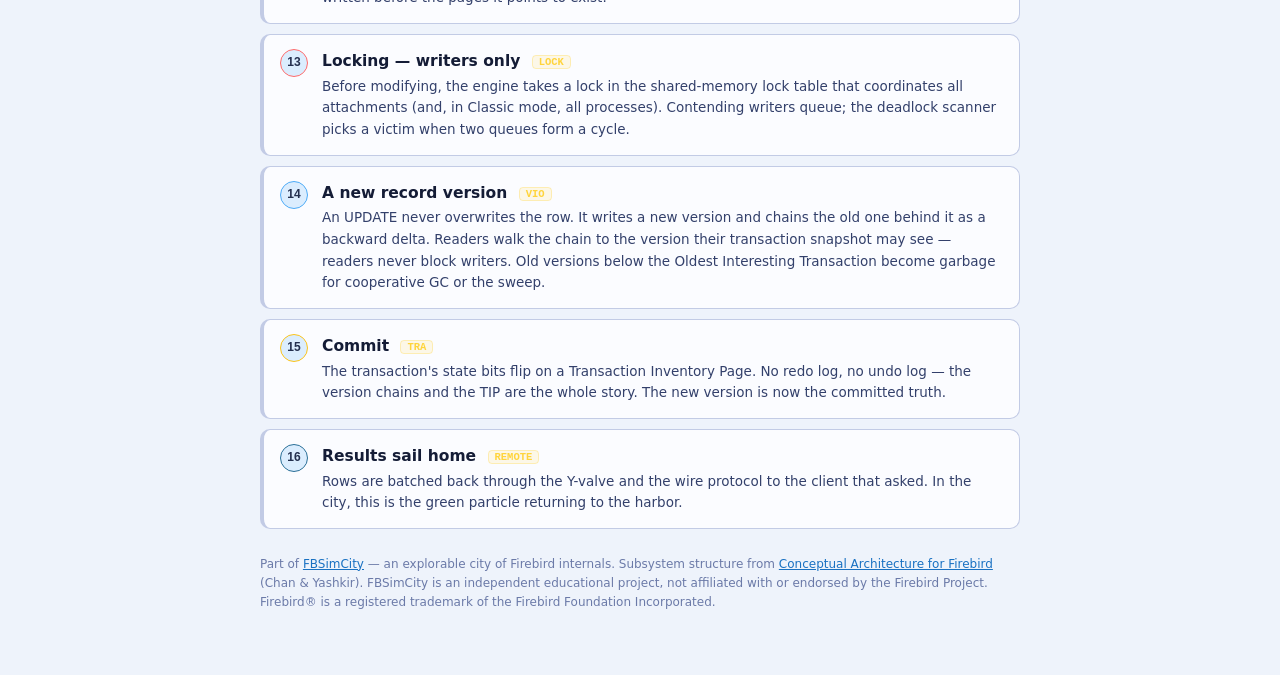
<file: lifecycle.html>
<!DOCTYPE html>
<html lang="en">
<head>
<meta charset="utf-8">
<meta name="viewport" content="width=device-width, initial-scale=1">
<title>The life of a query — FBSimCity</title>
<meta name="description" content="An accessible, text-first walk through every station a statement visits inside the Firebird database engine, from the client to the committed record version and back.">
<link rel="icon" href="data:image/svg+xml,<svg xmlns='http://www.w3.org/2000/svg' viewBox='0 0 100 100'><text y='.9em' font-size='90'>🔥</text></svg>">
<style>
  * { box-sizing: border-box; margin: 0; padding: 0; }
  body {
    background: #0b0e1a;
    color: #dce4ff;
    font-family: "Segoe UI", system-ui, -apple-system, sans-serif;
    line-height: 1.6;
    padding: 32px 16px 64px;
  }
  main { max-width: 760px; margin: 0 auto; }
  h1 {
    font-size: 26px;
    background: linear-gradient(90deg, #ffa94d, #ff6b6b, #c084fc);
    -webkit-background-clip: text;
    background-clip: text;
    color: transparent;
    margin-bottom: 6px;
  }
  .lead { color: #9aa7d4; margin-bottom: 8px; }
  .backlink { display: inline-block; margin-bottom: 26px; color: #74c0fc; }
  .hint { font-size: 12.5px; color: #6b7aa8; margin-bottom: 18px; }
  ol.stages { list-style: none; counter-reset: stage; }
  ol.stages > li {
    counter-increment: stage;
    position: relative;
    border: 1px solid rgba(120,140,210,0.28);
    border-left: 4px solid var(--accent, #4dabf7);
    border-radius: 10px;
    background: rgba(16,20,40,0.75);
    padding: 14px 18px 14px 58px;
    margin-bottom: 10px;
  }
  ol.stages > li::before {
    content: counter(stage);
    position: absolute;
    left: 16px; top: 14px;
    width: 26px; height: 26px;
    border-radius: 50%;
    background: rgba(77,171,247,0.18);
    border: 1px solid var(--accent, #4dabf7);
    color: #dce4ff;
    font: 600 12px/24px "Segoe UI", sans-serif;
    text-align: center;
  }
  ol.stages > li:focus {
    outline: 2px solid #ffa94d;
    outline-offset: 2px;
  }
  ol.stages h2 { font-size: 15.5px; margin-bottom: 2px; color: #fff; }
  ol.stages .code {
    font: 600 10.5px Consolas, monospace;
    color: #ffd43b;
    background: rgba(255,212,59,0.12);
    border: 1px solid rgba(255,212,59,0.3);
    border-radius: 4px;
    padding: 0 6px;
    margin-left: 6px;
    vertical-align: 1px;
  }
  ol.stages p { font-size: 13.5px; color: #c3cdf1; }
  .fork {
    border-left: 4px dashed rgba(148,216,45,0.6) !important;
  }
  .fine { font-size: 12px; color: #8b97c4; margin-top: 26px; }
  .fine a { color: #74c0fc; }
  @media (prefers-color-scheme: light) {
    body { background: #eef3fb; color: #1f2947; }
    ol.stages > li { background: rgba(252,253,255,0.9); border-color: rgba(90,110,180,0.35); }
    ol.stages > li::before { color: #24304f; }
    ol.stages h2 { color: #141c36; }
    ol.stages p { color: #33406b; }
    .lead { color: #51619b; }
    .hint, .fine { color: #6b7aa8; }
    .backlink, .fine a { color: #1971c2; }
  }
</style>
</head>
<body>
<main>
  <h1>The life of a query</h1>
  <p class="lead">Every station a statement visits inside Firebird, from the
  client to the committed record version and back — the same journey the
  particles make in the city, in plain text.</p>
  <a class="backlink" href="index.html">← back to the city</a>
  <p class="hint">Use <kbd>Tab</kbd> / <kbd>Shift+Tab</kbd> or arrow keys to
  move between stations. Everything on this page works without a mouse,
  a canvas, or JavaScript.</p>

  <ol class="stages">
    <li tabindex="0" style="--accent:#2a6f97">
      <h2>Client application <span class="code">REMOTE</span></h2>
      <p>The statement leaves your program through the client library. The
      remote layer packages it for the wire — TCP/IP to another machine, or
      XNET shared memory on the same one.</p>
    </li>
    <li tabindex="0" style="--accent:#3d8bfd">
      <h2>Y-valve dispatch <span class="code">Y-VALVE</span></h2>
      <p>The Y-valve looks at the connection string and routes the attachment
      to the right provider: the network redirector, or the embedded
      in-process engine. Every call in and every result out passes through
      this gate.</p>
    </li>
    <li tabindex="0" style="--accent:#7b6cf6">
      <h2>Lexer <span class="code">DSQL</span></h2>
      <p>The lexical analyzer splits the SQL text into tokens — keywords,
      identifiers, literals, operators.</p>
    </li>
    <li tabindex="0" style="--accent:#8b5cf6">
      <h2>Parser <span class="code">DSQL</span></h2>
      <p>The parser builds a syntax tree from the token stream, checking the
      statement is well-formed SQL.</p>
    </li>
    <li tabindex="0" style="--accent:#a855f7">
      <h2>BLR generation <span class="code">DSQL</span></h2>
      <p>The code generator emits BLR — Binary Language Representation, the
      engine's native language. From here on the statement no longer speaks
      SQL. Stored procedures and triggers are kept in BLR form too.</p>
    </li>
    <li tabindex="0" style="--accent:#f59f00">
      <h2>Security check <span class="code">SCL</span></h2>
      <p>The attachment was authenticated against the security database when
      it connected; now SQL privileges and ACLs are enforced on every object
      the statement touches.</p>
    </li>
    <li tabindex="0" style="--accent:#12b886">
      <h2>Compile &amp; optimize <span class="code">CMP + MET</span></h2>
      <p>The compiler turns BLR into an executable request tree, resolving
      tables and columns against the metadata subsystem (the RDB$ system
      tables). The optimizer picks indexes and join order from selectivity
      and cardinality estimates.</p>
    </li>
    <li tabindex="0" style="--accent:#40c057">
      <h2>Execution <span class="code">EXE</span></h2>
      <p>The heart of JRD interprets the request tree, pulling rows through
      record streams and coordinating every subsystem below.</p>
    </li>
    <li tabindex="0" class="fork" style="--accent:#63e6be">
      <h2>Index walk — when one fits <span class="code">BTR</span></h2>
      <p>If the optimizer chose an index, the B-tree subsystem walks
      prefix-compressed keys down to matching record numbers instead of
      scanning the table.</p>
    </li>
    <li tabindex="0" class="fork" style="--accent:#94d82d">
      <h2>Sort — when no index gives the order <span class="code">SORT</span></h2>
      <p>ORDER BY, GROUP BY and DISTINCT without a helpful index go through
      the external merge sort: sorted runs in memory, spilled and merged
      through temporary files when they outgrow it.</p>
    </li>
    <li tabindex="0" style="--accent:#4c6ef5">
      <h2>Page cache <span class="code">CCH</span></h2>
      <p>Every page the engine touches goes through the shared buffer cache.
      A hit costs nothing; a miss means physical I/O against the database
      file — and evicting the least-recently-used buffer if the cache is
      full.</p>
    </li>
    <li tabindex="0" style="--accent:#5f3dc4">
      <h2>The database file <span class="code">PIO</span></h2>
      <p>The physical I/O layer reads and writes pages of the single
      database file. There is no write-ahead log: careful write ordering
      keeps the on-disk structure consistent at every instant — a page is
      never written before the pages it points to exist.</p>
    </li>
    <li tabindex="0" style="--accent:#ff6b6b">
      <h2>Locking — writers only <span class="code">LOCK</span></h2>
      <p>Before modifying, the engine takes a lock in the shared-memory lock
      table that coordinates all attachments (and, in Classic mode, all
      processes). Contending writers queue; the deadlock scanner picks a
      victim when two queues form a cycle.</p>
    </li>
    <li tabindex="0" style="--accent:#4dabf7">
      <h2>A new record version <span class="code">VIO</span></h2>
      <p>An UPDATE never overwrites the row. It writes a new version and
      chains the old one behind it as a backward delta. Readers walk the
      chain to the version their transaction snapshot may see — readers
      never block writers. Old versions below the Oldest Interesting
      Transaction become garbage for cooperative GC or the sweep.</p>
    </li>
    <li tabindex="0" style="--accent:#fcc419">
      <h2>Commit <span class="code">TRA</span></h2>
      <p>The transaction's state bits flip on a Transaction Inventory Page.
      No redo log, no undo log — the version chains and the TIP are the
      whole story. The new version is now the committed truth.</p>
    </li>
    <li tabindex="0" style="--accent:#2a6f97">
      <h2>Results sail home <span class="code">REMOTE</span></h2>
      <p>Rows are batched back through the Y-valve and the wire protocol to
      the client that asked. In the city, this is the green particle
      returning to the harbor.</p>
    </li>
  </ol>

  <p class="fine">Part of <a href="index.html">FBSimCity</a> — an explorable
  city of Firebird internals. Subsystem structure from
  <a href="https://github.com/mariuz/conceptual-architecture-for-firebird-paper">Conceptual
  Architecture for Firebird</a> (Chan &amp; Yashkir). FBSimCity is an
  independent educational project, not affiliated with or endorsed by the
  Firebird Project. Firebird&reg; is a registered trademark of the Firebird
  Foundation Incorporated.</p>
</main>
<script>
  // arrow-key navigation between stations (Tab already works natively)
  document.addEventListener("keydown", function (e) {
    if (e.key !== "ArrowDown" && e.key !== "ArrowUp") return;
    var items = Array.prototype.slice.call(document.querySelectorAll("ol.stages > li"));
    var idx = items.indexOf(document.activeElement);
    var next = e.key === "ArrowDown" ? Math.min(items.length - 1, idx + 1)
                                     : Math.max(0, idx - 1);
    items[next].focus();
    e.preventDefault();
  });
</script>
</body>
</html>
</file>
<file: css/style.css>
/* FBSimCity — dark neon UI over the isometric canvas. */
* { box-sizing: border-box; margin: 0; padding: 0; }

html, body {
  height: 100%;
  overflow: hidden;
  background: #0b0e1a;
  color: #dce4ff;
  font-family: "Segoe UI", system-ui, -apple-system, sans-serif;
}

#city {
  position: fixed;
  inset: 0;
  width: 100%;
  height: 100%;
  cursor: grab;
}

/* ---- top bar ---- */
#topbar {
  position: fixed;
  top: 0; left: 0; right: 0;
  display: flex;
  align-items: center;
  gap: 14px;
  padding: 10px 16px;
  background: linear-gradient(180deg, rgba(11,14,26,0.92), rgba(11,14,26,0.55) 80%, transparent);
  pointer-events: none;
  z-index: 10;
}
#topbar h1 {
  font-size: 20px;
  letter-spacing: 1px;
  background: linear-gradient(90deg, #ffa94d, #ff6b6b, #c084fc);
  -webkit-background-clip: text;
  background-clip: text;
  color: transparent;
}
#topbar .sub { font-size: 12.5px; color: #9aa7d4; }
#topbar nav {
  margin-left: auto;
  display: flex;
  flex-wrap: wrap;
  justify-content: flex-end;
  gap: 6px;
  pointer-events: auto;
}

button, .ghlink {
  font: 600 12.5px "Segoe UI", sans-serif;
  color: #dce4ff;
  background: rgba(40,50,90,0.75);
  border: 1px solid rgba(130,150,220,0.35);
  border-radius: 6px;
  padding: 6px 12px;
  cursor: pointer;
  text-decoration: none;
  transition: background 0.15s, border-color 0.15s;
}
button:hover, .ghlink:hover { background: rgba(60,75,130,0.9); border-color: rgba(160,180,255,0.6); }
button.primary { background: rgba(230,120,40,0.35); border-color: rgba(255,170,80,0.55); }
button.primary:hover { background: rgba(230,120,40,0.55); }

/* ---- control panel ---- */
#controls {
  position: fixed;
  top: 60px; left: 12px;
  width: 232px;
  max-height: calc(100vh - 108px);
  overflow-y: auto;
  background: rgba(14,18,34,0.88);
  border: 1px solid rgba(120,140,210,0.28);
  border-radius: 10px;
  padding: 12px 14px;
  backdrop-filter: blur(6px);
  z-index: 10;
}
#controls h2 {
  font-size: 12px;
  text-transform: uppercase;
  letter-spacing: 1.5px;
  color: #8fa0d8;
  margin-bottom: 10px;
  display: flex;
  align-items: center;
  justify-content: space-between;
}
#controls-toggle {
  background: none;
  border: none;
  color: #8fa0d8;
  font-size: 15px;
  line-height: 1;
  padding: 0 4px;
  cursor: pointer;
}
#controls-toggle:hover { color: #fff; background: none; }
#controls.collapsed .ctl,
#controls.collapsed .btnrow,
#controls.collapsed .sub-head,
#controls.collapsed #event-log { display: none; }
#controls.collapsed { width: auto; }
#controls.collapsed h2 { margin-bottom: 0; gap: 10px; }
.ctl { margin-bottom: 10px; }
.ctl label {
  display: flex;
  justify-content: space-between;
  font-size: 12px;
  color: #b9c4ec;
  margin-bottom: 3px;
  gap: 6px;
}
.ctl output { color: #ffd43b; font-weight: 600; white-space: nowrap; }
.ctl input[type="range"] { width: 100%; accent-color: #ffa94d; }
.ctl.switch label { display: block; font-size: 12px; cursor: pointer; }
.ctl.switch input { accent-color: #ffa94d; margin-right: 4px; }
.ctl.switch .hint { display: block; color: #7d89b8; font-size: 10.5px; margin-left: 20px; }
.ctl.danger input { accent-color: #ff6b6b; }

.btnrow { display: flex; gap: 8px; margin: 12px 0 8px; }
.btnrow button { flex: 1; padding: 6px 4px; }

#event-log {
  border-top: 1px solid rgba(120,140,210,0.2);
  padding-top: 8px;
  font-size: 11px;
  line-height: 1.5;
  color: #93a1cf;
  min-height: 54px;
  max-height: 120px;
  overflow: hidden;
}
#event-log div:first-child { color: #d7e0ff; }

/* ---- right-hand inspector rail & info panel ---- */
#inspector-rail {
  position: fixed;
  top: 60px; right: 12px;
  width: min(356px, calc(100vw - 24px));
  max-height: calc(100vh - 108px);
  overflow-y: auto;
  display: flex;
  flex-direction: column;
  gap: 8px;
  z-index: 12;
  pointer-events: none;
}
#inspector-rail > * {
  pointer-events: auto;
}
#inspector-tabs {
  display: flex;
  align-items: center;
  gap: 4px;
  background: rgba(14,18,34,0.92);
  border: 1px solid rgba(120,140,210,0.28);
  border-radius: 9px;
  padding: 4px 6px;
  backdrop-filter: blur(6px);
}
button.insp-tab {
  flex: 1;
  font-size: 11.5px;
  padding: 4px 6px;
  background: transparent;
  border: 1px solid transparent;
  border-radius: 5px;
  color: #9aa7d4;
}
button.insp-tab:hover {
  background: rgba(60,75,130,0.45);
  color: #e8edff;
}
button.insp-tab.active {
  background: rgba(77,171,247,0.22);
  border-color: rgba(77,171,247,0.5);
  color: #e8edff;
}
#inspector-toggle {
  background: none;
  border: none;
  color: #8fa0d8;
  font-size: 15px;
  line-height: 1;
  padding: 2px 6px;
}
#inspector-toggle:hover { color: #fff; background: none; }
#inspector-rail.collapsed #info-panel,
#inspector-rail.collapsed #decide-dock,
#inspector-rail.collapsed #latency-dock,
#inspector-rail.collapsed #trace-panel { display: none !important; }
body.day #inspector-tabs {
  background: rgba(252,253,255,0.94);
  border-color: rgba(90,110,180,0.35);
}
body.day button.insp-tab { color: #51619b; }
body.day button.insp-tab:hover { background: rgba(210,220,245,0.65); color: #141c36; }
body.day button.insp-tab.active {
  background: rgba(25,113,194,0.14);
  border-color: rgba(25,113,194,0.45);
  color: #141c36;
}
body.day #inspector-toggle { color: #51619b; }
body.day #inspector-toggle:hover { color: #141c36; }

#info-panel {
  position: relative;
  width: 100%;
  background: rgba(14,18,34,0.92);
  border: 1px solid rgba(120,140,210,0.28);
  border-radius: 10px;
  padding: 14px 16px;
  backdrop-filter: blur(6px);
}
#info-panel h2 { font-size: 16px; margin-bottom: 4px; color: #fff; padding-right: 20px; }
.code-chip {
  display: inline-block;
  font: 600 10.5px Consolas, monospace;
  color: #ffd43b;
  background: rgba(255,212,59,0.12);
  border: 1px solid rgba(255,212,59,0.3);
  border-radius: 4px;
  padding: 1px 7px;
  margin-bottom: 8px;
}
#info-body { font-size: 12.5px; line-height: 1.55; color: #c3cdf1; }
#info-body p { margin-bottom: 9px; }
#info-body a { color: #74c0fc; }
#info-body .fine { font-size: 11px; color: #8b97c4; }
#info-close, #tour-close, #trace-end, #telemetry-close {
  position: absolute;
  top: 6px; right: 8px;
  background: none;
  border: none;
  font-size: 18px;
  color: #8b97c4;
  padding: 2px 6px;
}
#info-close:hover, #tour-close:hover, #trace-end:hover, #telemetry-close:hover { color: #fff; background: none; }

/* ---- telemetry drawer ---- */
#telemetry-drawer {
  position: fixed;
  left: 50%;
  bottom: 42px;
  transform: translateX(-50%);
  width: min(792px, calc(100vw - 24px));
  background: rgba(14,18,34,0.95);
  border: 1px solid rgba(120,140,210,0.35);
  border-radius: 12px;
  padding: 10px 14px 12px;
  box-shadow: 0 8px 40px rgba(0,0,0,0.55);
  backdrop-filter: blur(6px);
  z-index: 13;
}
#telemetry-drawer h3 { font-size: 13.5px; color: #74c0fc; }
#telemetry-readout {
  font-size: 11.5px;
  color: #b9c4ec;
  font-variant-numeric: tabular-nums;
  margin-left: 8px;
}
#telemetry-canvas {
  display: block;
  width: 100%;
  height: 148px;
  margin-top: 6px;
  cursor: crosshair;
}
body.day #telemetry-drawer {
  background: rgba(252,253,255,0.96);
  border-color: rgba(90,110,180,0.4);
}
body.day #telemetry-drawer h3 { color: #1971c2; }
body.day #telemetry-readout { color: #33406b; }

/* ---- stats bar ---- */
#stats {
  position: fixed;
  bottom: 0; left: 0; right: 0;
  display: flex;
  flex-wrap: wrap;
  gap: 4px 18px;
  padding: 8px 16px;
  background: linear-gradient(0deg, rgba(11,14,26,0.95), rgba(11,14,26,0.6) 80%, transparent);
  font-size: 12px;
  color: #9aa7d4;
  z-index: 10;
  pointer-events: none;
}
#stats .stat { pointer-events: auto; cursor: pointer; }
#stats .stat.version { cursor: default; }
#stats b { color: #e8edff; font-weight: 600; }
#stats .good { color: #69db7c; }
#stats .warn { color: #ffd43b; }
#stats .bad { color: #ff8787; }

/* ---- tour ---- */
#tour {
  position: fixed;
  left: 50%;
  bottom: 46px;
  transform: translateX(-50%);
  width: min(560px, calc(100vw - 32px));
  background: rgba(16,20,40,0.94);
  border: 1px solid rgba(255,170,80,0.4);
  border-radius: 12px;
  padding: 14px 18px;
  box-shadow: 0 8px 40px rgba(0,0,0,0.5), 0 0 24px rgba(255,150,60,0.12);
  z-index: 12;
}
.tour-head { display: flex; align-items: baseline; gap: 10px; padding-right: 24px; }
#tour h3 { font-size: 15px; color: #ffc078; }
#tour-step { font-size: 11px; color: #8b97c4; }
#tour p { font-size: 13px; line-height: 1.55; color: #cdd6f6; margin: 8px 0 10px; }
.tour-nav { display: flex; justify-content: flex-end; gap: 8px; }

/* ---- scenario select ---- */
#ctl-scenario, #trace-profile {
  width: 100%;
  background: rgba(40,50,90,0.75);
  color: #dce4ff;
  border: 1px solid rgba(130,150,220,0.35);
  border-radius: 6px;
  padding: 5px 6px;
  font: 12px "Segoe UI", sans-serif;
}
#trace-profile { margin: 6px 0 4px; }

/* ---- stats sparklines / version ---- */
#stats .stat { display: inline-flex; align-items: center; gap: 5px; }
#stats canvas { opacity: 0.9; }
#stats .version { margin-left: auto; color: #5f6c99; font-size: 11px; }

/* ---- trace panel ---- */
#trace-panel {
  position: relative;
  width: 100%;
  background: rgba(16,20,40,0.94);
  border: 1px solid rgba(77,171,247,0.45);
  border-radius: 12px;
  padding: 12px 16px;
  box-shadow: 0 8px 40px rgba(0,0,0,0.5), 0 0 24px rgba(77,171,247,0.12);
}
#trace-panel h3 { font-size: 14px; color: #74c0fc; }
#trace-panel h4 { font-size: 13px; color: #fff; margin: 6px 0 4px; }
#trace-panel p { font-size: 12.5px; line-height: 1.5; color: #cdd6f6; margin-bottom: 10px; }

/* ---- overlays ---- */
.overlay {
  position: fixed;
  inset: 0;
  background: rgba(5,8,18,0.65);
  display: flex;
  align-items: center;
  justify-content: center;
  z-index: 20;
  backdrop-filter: blur(3px);
}
.overlay-box {
  position: relative;
  background: rgba(16,20,40,0.97);
  border: 1px solid rgba(130,150,220,0.35);
  border-radius: 14px;
  padding: 22px 26px;
  max-width: min(480px, calc(100vw - 32px));
  max-height: calc(100vh - 60px);
  overflow-y: auto;
  box-shadow: 0 12px 60px rgba(0,0,0,0.6);
}
.overlay-box.wide { max-width: min(860px, calc(100vw - 32px)); }
.overlay-box h2 { font-size: 17px; color: #fff; margin-bottom: 10px; }
.overlay-close {
  position: absolute;
  top: 10px; right: 12px;
  background: none;
  border: none;
  font-size: 20px;
  color: #8b97c4;
  padding: 2px 6px;
}
.overlay-close:hover { color: #fff; background: none; }
.overlay-box .fine { font-size: 11.5px; color: #8b97c4; line-height: 1.5; margin-bottom: 12px; }

table.keys { border-collapse: collapse; font-size: 12.5px; color: #c3cdf1; }
table.keys td { padding: 4px 14px 4px 0; }
table.keys kbd {
  background: rgba(70,85,140,0.5);
  border: 1px solid rgba(130,150,220,0.4);
  border-radius: 4px;
  padding: 1px 7px;
  font: 11px Consolas, monospace;
  color: #e8edff;
}

/* ---- page anatomy ---- */
.anatomy { display: flex; gap: 22px; flex-wrap: wrap; }
.page-col {
  flex: 1 1 320px;
  border: 1px solid rgba(130,150,220,0.45);
  border-radius: 8px;
  overflow: hidden;
  font-size: 11.5px;
}
.pg { padding: 7px 10px; color: #dce4ff; }
.pg.hdr { background: rgba(76,110,245,0.35); font-weight: 600; }
.pg.hdr2 { background: rgba(76,110,245,0.22); }
.pg.slot { background: rgba(32,201,151,0.16); border-top: 1px dashed rgba(130,150,220,0.3); }
.pg.free {
  background: repeating-linear-gradient(45deg, rgba(80,90,130,0.10), rgba(80,90,130,0.10) 8px, rgba(80,90,130,0.22) 8px, rgba(80,90,130,0.22) 16px);
  text-align: center;
  padding: 20px 10px;
  color: #9aa7d4;
}
.pg.free span { font-size: 10px; }
.pg.rec { background: rgba(255,169,77,0.14); border-top: 1px dashed rgba(130,150,220,0.3); }
.pg .rpb {
  display: block;
  font: 10px Consolas, monospace;
  color: #ffd43b;
  margin-bottom: 2px;
}
.chain-col { flex: 1 1 260px; }
.chain-col h3 { font-size: 13px; color: #74c0fc; margin-bottom: 8px; }
.ver {
  background: rgba(77,171,247,0.16);
  border: 1px solid rgba(77,171,247,0.45);
  border-radius: 7px;
  padding: 7px 12px;
  font-size: 12px;
  color: #dce4ff;
  font-weight: 600;
}
.ver span { display: block; font-size: 10.5px; font-weight: 400; color: #9aa7d4; }
.ver.newest { border-color: rgba(105,219,124,0.6); background: rgba(105,219,124,0.14); }
.ver.oldest { border-color: rgba(255,107,107,0.6); background: rgba(255,107,107,0.12); }
.arrow { text-align: center; color: #8b97c4; font-size: 11px; padding: 3px 0; }
.chain-col .fine { margin-top: 12px; }

/* ---- control-room sub headings ---- */
.sub-head {
  font-size: 11px !important;
  text-transform: uppercase;
  letter-spacing: 1.3px;
  color: #8fa0d8;
  margin: 14px 0 6px !important;
  padding-top: 10px;
  border-top: 1px solid rgba(120,140,210,0.2);
}
body.day .sub-head { color: #51619b; border-top-color: rgba(90,110,180,0.25); }

/* ---- in-panel subsystem actions ---- */
.panel-actions {
  display: flex;
  flex-wrap: wrap;
  gap: 6px;
  margin-top: 10px;
  padding-top: 10px;
  border-top: 1px solid rgba(120,140,210,0.22);
}
button.act {
  font-size: 11.5px;
  padding: 5px 10px;
  background: rgba(255,169,77,0.16);
  border-color: rgba(255,169,77,0.4);
  color: #ffd8a8;
}
button.act:hover { background: rgba(255,169,77,0.3); border-color: rgba(255,169,77,0.7); }
body.day .panel-actions { border-top-color: rgba(90,110,180,0.3); }
body.day button.act {
  background: rgba(210,120,30,0.12);
  border-color: rgba(210,120,30,0.45);
  color: #8a5a00;
}
body.day button.act:hover { background: rgba(210,120,30,0.25); }

#stats .dim { color: #5f6c99; }
body.day #stats .dim { color: #7c88b4; }

/* ---- latency decomposition dock ---- */
#latency-dock {
  position: relative;
  width: 100%;
  background: rgba(16,20,40,0.95);
  border: 1px solid rgba(77,171,247,0.45);
  border-radius: 12px;
  padding: 12px 16px;
  box-shadow: 0 8px 40px rgba(0,0,0,0.5);
}
#latency-dock h3 { font-size: 14px; color: #74c0fc; }
#latency-close {
  position: absolute; top: 6px; right: 8px;
  background: none; border: none;
  font-size: 18px; color: #8b97c4; padding: 2px 6px;
}
#latency-close:hover { color: #fff; background: none; }
.latbars { margin: 8px 0; }
.latrow {
  display: grid;
  grid-template-columns: 1fr 90px 74px;
  align-items: center;
  gap: 8px;
  font-size: 11.5px;
  color: #c3cdf1;
  padding: 2px 0;
}
.latname { overflow: hidden; text-overflow: ellipsis; white-space: nowrap; }
.latbar {
  height: 9px;
  background: rgba(80,95,150,0.35);
  border-radius: 5px;
  overflow: hidden;
}
.latbar i {
  display: block;
  height: 100%;
  background: linear-gradient(90deg, #4dabf7, #74c0fc);
  border-radius: 5px;
}
.latval { text-align: right; color: #9aa7d4; font-variant-numeric: tabular-nums; }
.excluded { border-left: 2px solid rgba(120,140,210,0.35); padding-left: 9px; }
body.day .excluded { border-left-color: rgba(90,110,180,0.4); }
.latval b { color: #dce4ff; }
body.day #latency-dock { background: rgba(252,253,255,0.96); border-color: rgba(90,110,180,0.4); }
body.day #latency-dock h3 { color: #1971c2; }
body.day .latrow { color: #33406b; }
body.day .latbar { background: rgba(150,165,205,0.4); }
body.day .latval { color: #51619b; }
body.day .latval b { color: #141c36; }

/* ---- correction links ---- */
.correction { margin-top: 10px; padding-top: 8px; border-top: 1px solid rgba(120,140,210,0.2); }
.correction a { color: #ffa94d; text-decoration: none; }
.correction a:hover { text-decoration: underline; }
body.day .correction { border-top-color: rgba(90,110,180,0.25); }
body.day .correction a { color: #b26b00; }

/* ---- operator decisions dock ---- */
#decide-dock {
  position: relative;
  width: 100%;
  background: rgba(16,20,40,0.95);
  border: 1px solid rgba(255,169,77,0.45);
  border-radius: 12px;
  padding: 12px 16px;
  box-shadow: 0 8px 40px rgba(0,0,0,0.5);
}
#decide-dock h3 { font-size: 14px; color: #ffc078; }
#decide-dock h4 { font-size: 13.5px; color: #fff; margin: 6px 0 5px; }
#decide-dock p { font-size: 12.5px; line-height: 1.5; color: #cdd6f6; margin-bottom: 8px; }
#decide-close {
  position: absolute;
  top: 6px; right: 8px;
  background: none; border: none;
  font-size: 18px; color: #8b97c4; padding: 2px 6px;
}
#decide-close:hover { color: #fff; background: none; }

.decide-options { display: flex; flex-direction: column; gap: 7px; margin-top: 4px; }
button.decide-opt {
  text-align: left;
  padding: 9px 12px;
  background: rgba(40,50,90,0.7);
  border: 1px solid rgba(130,150,220,0.4);
  border-radius: 8px;
  line-height: 1.45;
}
button.decide-opt:hover { background: rgba(60,75,130,0.9); border-color: rgba(255,169,77,0.6); }
button.decide-opt b { display: block; font-size: 12.5px; color: #ffd8a8; margin-bottom: 2px; }
button.decide-opt span { display: block; font-size: 11.5px; color: #9aa7d4; font-weight: 400; }

.decide-chose { color: #9aa7d4 !important; }
.decide-chose b { color: #ffd8a8; }
.verdict {
  border-left: 3px solid rgba(255,169,77,0.6);
  padding-left: 11px;
  margin: 8px 0;
}
.verdict p:last-child { color: #ffd8a8 !important; margin-bottom: 0; }
.decide-live { color: #74c0fc !important; font-size: 11.5px !important; }

body.day #decide-dock { background: rgba(252,253,255,0.96); border-color: rgba(210,120,30,0.5); }
body.day #decide-dock h3 { color: #b26b00; }
body.day #decide-dock h4 { color: #141c36; }
body.day #decide-dock p { color: #33406b; }
body.day button.decide-opt { background: rgba(240,244,252,0.9); border-color: rgba(90,110,180,0.4); }
body.day button.decide-opt b { color: #8a5a00; }
body.day button.decide-opt span { color: #51619b; }
body.day .verdict p:last-child { color: #8a5a00 !important; }
body.day .decide-live { color: #1971c2 !important; }

/* ---- reduced motion: keep the meaning, drop the movement ---- */
@media (prefers-reduced-motion: reduce) {
  #gesture-hint { animation: none; opacity: 0.9; }
  * { transition-duration: 0.01ms !important; }
}

/* ---- close-range "you are here" chip ---- */
#whereami {
  position: fixed;
  top: 52px;
  left: 50%;
  transform: translateX(-50%);
  background: rgba(16,20,40,0.88);
  border: 1px solid rgba(255,212,59,0.4);
  border-radius: 999px;
  padding: 5px 16px;
  font-size: 12.5px;
  color: #ffd43b;
  pointer-events: none;
  z-index: 9;
}
body.day #whereami { background: rgba(252,253,255,0.92); color: #8a5a00; border-color: rgba(210,120,30,0.5); }

/* ---- live version-chain inspector ---- */
#chain-live h3 {
  font-size: 12px;
  text-transform: uppercase;
  letter-spacing: 1px;
  color: #74c0fc;
  margin: 10px 0 6px;
}
.chainrow {
  display: flex;
  align-items: baseline;
  gap: 8px;
  font-size: 11.5px;
  color: #9aa7d4;
  border-left: 3px solid rgba(120,140,210,0.4);
  padding: 3px 8px;
  margin-bottom: 3px;
  border-radius: 0 5px 5px 0;
  background: rgba(40,50,90,0.35);
}
.chainrow span {
  font: 600 11px Consolas, monospace;
  color: #dce4ff;
  white-space: nowrap;
}
.chainrow.ver-new { border-left-color: #69db7c; background: rgba(105,219,124,0.12); }
.chainrow.ver-ok { border-left-color: #4dabf7; }
.chainrow.ver-dead { border-left-color: #ff6b6b; background: rgba(255,107,107,0.10); color: #d59a9a; }
.chainrow.more { border-left-style: dashed; font-style: italic; }
body.day .chainrow { background: rgba(220,228,248,0.5); color: #51619b; }
body.day .chainrow span { color: #24304f; }
body.day .chainrow.ver-new { background: rgba(43,138,62,0.12); }
body.day .chainrow.ver-dead { background: rgba(201,42,42,0.10); color: #a05252; }

/* ---- first-visit gesture hint ---- */
#gesture-hint {
  position: fixed;
  top: 54%;
  left: 50%;
  transform: translate(-50%, -50%);
  background: rgba(16,20,40,0.85);
  border: 1px solid rgba(130,150,220,0.35);
  border-radius: 999px;
  padding: 9px 22px;
  font-size: 13px;
  color: #b9c4ec;
  pointer-events: none;
  z-index: 9;
  animation: hint-breathe 2.4s ease-in-out infinite;
}
#gesture-hint b { color: #ffd43b; font-weight: 600; }
@keyframes hint-breathe {
  0%, 100% { opacity: 0.65; }
  50% { opacity: 1; }
}
body.day #gesture-hint { background: rgba(252,253,255,0.9); color: #33406b; }
body.day #gesture-hint b { color: #b26b00; }

.hidden { display: none !important; }

/* Present to screen readers, invisible on screen. */
.visually-hidden {
  position: absolute;
  width: 1px; height: 1px;
  margin: -1px; padding: 0;
  overflow: hidden;
  clip: rect(0 0 0 0);
  white-space: nowrap;
  border: 0;
}

/* ---- daylight theme ---- */
body.day { background: #eef3fb; color: #1f2947; }
body.day #topbar { background: linear-gradient(180deg, rgba(238,243,251,0.94), rgba(238,243,251,0.6) 80%, transparent); }
body.day #topbar .sub { color: #51619b; }
body.day button, body.day .ghlink {
  background: rgba(255,255,255,0.85);
  border-color: rgba(90,110,180,0.4);
  color: #24304f;
}
body.day button:hover, body.day .ghlink:hover { background: #ffffff; border-color: rgba(70,90,160,0.7); }
body.day button.primary { background: rgba(255,170,80,0.35); border-color: rgba(210,120,30,0.55); }
body.day #controls, body.day #info-panel, body.day #tour,
body.day #trace-panel, body.day .overlay-box {
  background: rgba(252,253,255,0.94);
  border-color: rgba(90,110,180,0.35);
}
body.day #controls h2 { color: #51619b; }
body.day .ctl label { color: #33406b; }
body.day .ctl output { color: #b26b00; }
body.day .ctl.switch .hint { color: #6b7aa8; }
body.day #event-log { color: #5a689a; border-top-color: rgba(90,110,180,0.25); }
body.day #event-log div:first-child { color: #1f2947; }
body.day #info-panel h2, body.day .overlay-box h2, body.day #trace-panel h4 { color: #141c36; }
body.day #info-body { color: #33406b; }
body.day #info-body a { color: #1971c2; }
body.day #info-body .fine, body.day .overlay-box .fine { color: #6b7aa8; }
body.day .code-chip { color: #b26b00; background: rgba(255,170,80,0.15); border-color: rgba(210,120,30,0.4); }
body.day #stats { background: linear-gradient(0deg, rgba(238,243,251,0.96), rgba(238,243,251,0.6) 80%, transparent); color: #51619b; }
body.day #stats b { color: #141c36; }
body.day #stats .good { color: #2b8a3e; }
body.day #stats .warn { color: #b26b00; }
body.day #stats .bad { color: #c92a2a; }
body.day #stats .version { color: #8b97c4; }
body.day #tour h3 { color: #b26b00; }
body.day #tour p, body.day #trace-panel p { color: #33406b; }
body.day #tour-step { color: #6b7aa8; }
body.day #trace-panel h3 { color: #1971c2; }
body.day #ctl-scenario, body.day #trace-profile { background: rgba(255,255,255,0.9); color: #24304f; border-color: rgba(90,110,180,0.4); }
body.day .overlay { background: rgba(180,195,225,0.5); }
body.day table.keys { color: #33406b; }
body.day table.keys kbd { background: rgba(220,228,248,0.9); color: #24304f; border-color: rgba(90,110,180,0.45); }
body.day .pg { color: #24304f; }
body.day .pg.free { color: #51619b; }
body.day .pg .rpb { color: #9a5b00; }
body.day .ver { color: #24304f; }
body.day .ver span { color: #51619b; }
body.day .arrow { color: #51619b; }
body.day #info-close, body.day #tour-close, body.day #trace-end, body.day .overlay-close { color: #6b7aa8; }
body.day #info-close:hover, body.day #tour-close:hover, body.day #trace-end:hover, body.day .overlay-close:hover { color: #141c36; }

/* ---- district quick-jump bar & small screens ---- */
#district-jump {
  position: fixed;
  top: 44px;
  left: 50%;
  transform: translateX(-50%);
  max-width: calc(100vw - 620px);
  display: flex;
  align-items: center;
  gap: 4px;
  overflow-x: auto;
  scrollbar-width: none;
  padding: 3px 8px;
  background: rgba(14,18,34,0.82);
  border: 1px solid rgba(120,140,210,0.24);
  border-radius: 999px;
  backdrop-filter: blur(5px);
  z-index: 9;
}
#district-jump::-webkit-scrollbar { display: none; }
button.jump-pill {
  flex: 0 0 auto;
  font-size: 11px;
  padding: 2px 8px;
  border-radius: 999px;
  background: transparent;
  border: 1px solid transparent;
  color: #9aa7d4;
  white-space: nowrap;
}
button.jump-pill:hover {
  background: rgba(60,75,130,0.5);
  color: #e8edff;
}
button.jump-pill.active {
  background: rgba(255,169,77,0.22);
  border-color: rgba(255,169,77,0.55);
  color: #ffd8a8;
}
body.day #district-jump {
  background: rgba(252,253,255,0.92);
  border-color: rgba(90,110,180,0.32);
}
body.day button.jump-pill { color: #51619b; }
body.day button.jump-pill:hover { background: rgba(210,220,245,0.7); color: #141c36; }
body.day button.jump-pill.active {
  background: rgba(210,120,30,0.16);
  border-color: rgba(210,120,30,0.5);
  color: #8a5a00;
}

/* The nav has grown a button per release; drop the decorative subtitle well
   before it starts pushing the bar onto a second row. */
@media (max-width: 1150px) {
  #topbar .sub { display: none; }
  #topbar nav button, #topbar nav .ghlink { padding: 5px 9px; font-size: 12px; }
  #district-jump { max-width: calc(100vw - 540px); }
}
@media (max-width: 900px) {
  #controls { width: 200px; top: 54px; }
  #inspector-rail { width: min(300px, calc(100vw - 24px)); top: 54px; }
  #district-jump { max-width: calc(100vw - 24px); top: auto; bottom: 38px; }
}
@media (max-width: 640px) {
  #controls {
    top: auto;
    left: 8px;
    right: 8px;
    width: auto;
    bottom: 68px;
    max-height: 38vh;
    overflow-y: auto;
    border-radius: 12px;
  }
  #inspector-rail {
    top: auto;
    left: 8px;
    right: 8px;
    width: auto;
    bottom: 68px;
    max-height: 44vh;
  }
  #event-log { display: none; }
  /* eleven nav items will always wrap on a phone; make them cost less */
  #topbar { padding: 8px 10px; }
  #topbar nav { gap: 4px; }
  #topbar nav button, #topbar nav .ghlink { padding: 4px 7px; font-size: 11.5px; }
  /* iOS Safari zooms the whole page when a focused control is under 16px.
     Keep every focusable form control at 16px on phones. */
  #ctl-scenario,
  #controls input[type="range"],
  #controls input[type="checkbox"] { font-size: 16px; }
  #ctl-scenario { min-height: 34px; }
}
</file>
